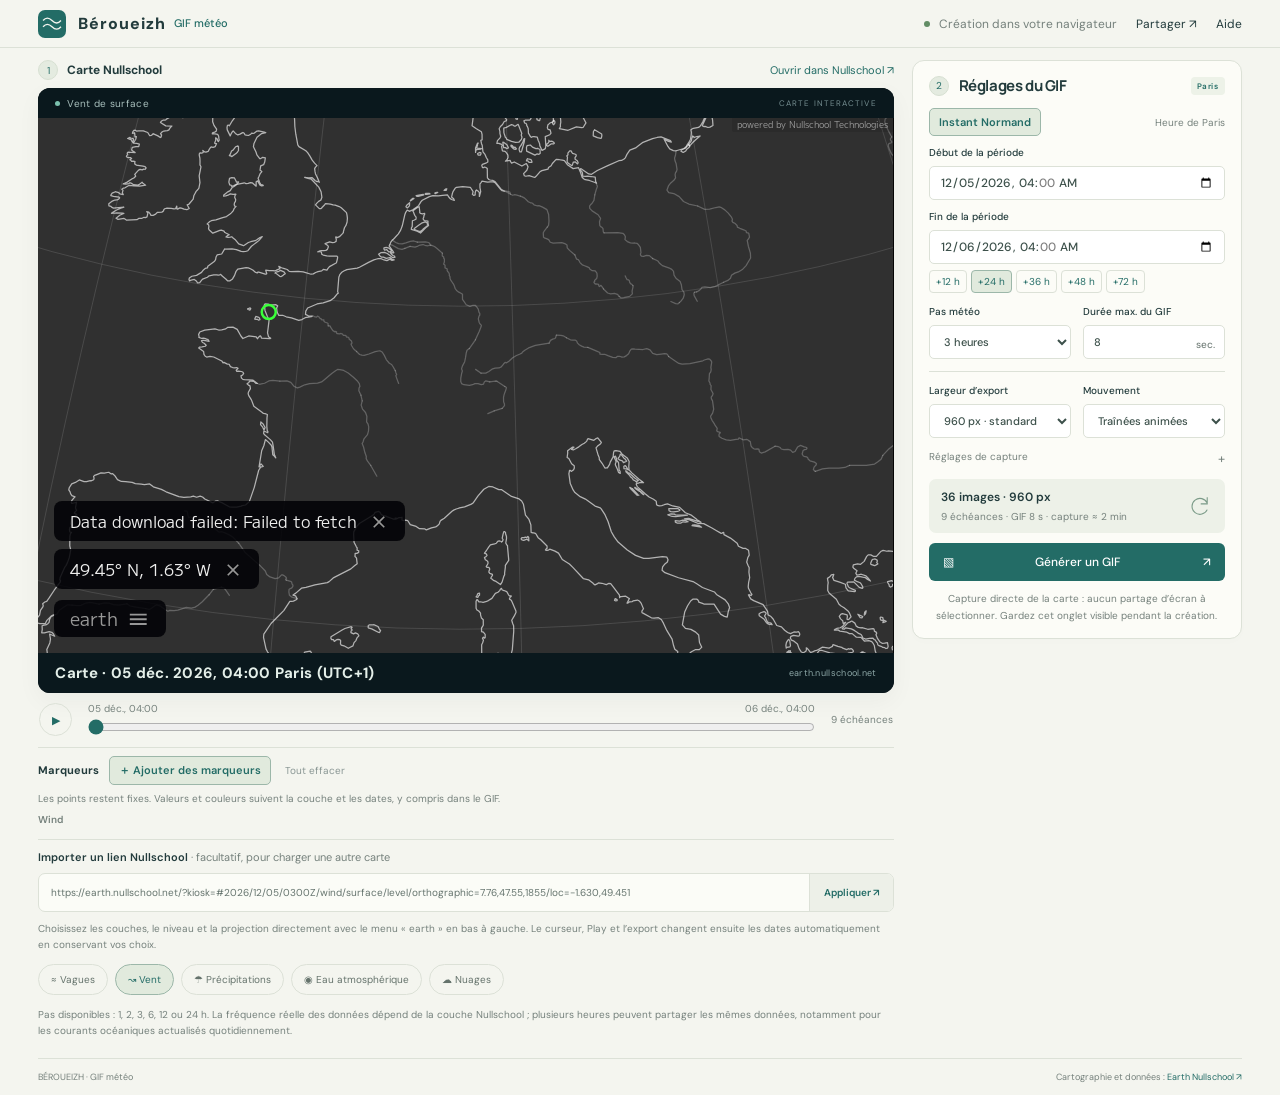
<file: docs/index.html>
<!doctype html>
<html lang="fr">
<head>
  <meta charset="utf-8"><meta name="viewport" content="width=device-width, initial-scale=1">
  <meta name="description" content="Créez un GIF des phénomènes météo avec Nullschool : une carte, une période, une boucle.">
  <meta name="theme-color" content="#153e42"><title>Béroueizh — GIF météo</title>
  <link rel="icon" href="data:image/svg+xml,%3Csvg xmlns='http://www.w3.org/2000/svg' viewBox='0 0 48 48'%3E%3Crect width='48' height='48' rx='12' fill='%231d6766'/%3E%3Cpath d='M8 19q8-8 16 0t16 0M8 28q8-8 16 0t16 0' fill='none' stroke='white' stroke-width='3'/%3E%3C/svg%3E">
  <link rel="stylesheet" href="style.css?v=ef0c00002c00"><script src="vendor/gif.js?v=ef0c00002c00" defer></script><script type="module" src="app.js?v=ef0c00002c00"></script>
</head>
<body>
<header class="topbar"><h1 class="site-title"><a class="brand" href="./" aria-label="Béroueizh, accueil"><span class="brand-icon"><svg viewBox="0 0 32 32" aria-hidden="true"><path d="M3 11q6-7 13 0t13 0M3 20q6-7 13 0t13 0"/></svg></span>Béroueizh<span class="brand-gif">GIF météo</span></a></h1><div class="toplinks"><span class="local-dot"></span><span>Création dans votre navigateur</span><button type="button" class="text-button" id="shareBtn">Partager ↗</button><button type="button" class="text-button" id="helpBtn">Aide</button></div></header>
<main>
  <div class="workspace">
    <section class="map-column" aria-label="Carte et aperçu">
      <div class="source-bar"><div><span class="step-dot">1</span><strong>Carte Nullschool</strong></div><a id="sourceLink" target="_blank" rel="noopener noreferrer" href="https://earth.nullschool.net/">Ouvrir dans Nullschool ↗</a></div>
      <div class="map-shell" id="mapShell">
        <div class="map-top"><span><i></i><span id="layerName">Vent de surface</span></span><span class="map-tag" id="mapTag">CARTE INTERACTIVE</span></div>
        <div class="capture-area" id="captureArea"><iframe id="earthFrame" title="Carte interactive Earth Nullschool" src="about:blank" referrerpolicy="no-referrer" allow="fullscreen"></iframe><div class="capture-shield" aria-hidden="true"></div></div>
        <div class="map-bottom"><span id="mapTime">Heure de Paris</span><span>earth.nullschool.net</span></div>
      </div>
      <div class="timeline" id="timeline"><button class="icon-button" type="button" id="playBtn" title="Parcourir les échéances" aria-label="Parcourir les échéances">▶</button><div class="timeline-track"><div class="timeline-label"><span id="timelineStart"></span><span id="timelineEnd"></span></div><input id="scrubber" type="range" min="0" max="8" value="8" aria-label="Échéance de la carte"></div><span class="timeline-count" id="timelineCount">9 échéances</span></div>
      <section class="marker-panel" aria-label="Marqueurs météo"><div class="marker-toolbar"><strong>Marqueurs</strong><button id="addMarker" type="button" class="time-button" aria-pressed="false">＋ Ajouter des marqueurs</button><button id="clearMarkers" type="button" class="text-button" disabled>Tout effacer</button></div><p id="markerHint">Les points restent fixes. Valeurs et couleurs suivent la couche et les dates, y compris dans le GIF.</p><p id="markerLayer" class="marker-layer">Paramètre coloré de la carte</p><div id="markerList" aria-label="Valeurs des marqueurs"></div></section>
      <div class="source-input"><label for="sourceUrl">Importer un lien Nullschool <span>· facultatif, pour charger une autre carte</span></label><div class="input-action"><input type="url" id="sourceUrl" spellcheck="false" aria-describedby="sourceHelp"><button type="button" id="applySource">Appliquer ↗</button></div><p id="sourceHelp">Choisissez les couches, le niveau et la projection directement avec le menu « earth » en bas à gauche. Le curseur, Play et l’export changent ensuite les dates automatiquement en conservant vos choix.</p></div>
      <div class="preset-row" aria-label="Choisir un phénomène"><button class="preset" data-preset="waves" type="button">≈ Vagues</button><button class="preset active" data-preset="wind" type="button">↝ Vent</button><button class="preset" data-preset="rain" type="button">☂ Précipitations</button><button class="preset" data-preset="water" type="button">◉ Eau atmosphérique</button><button class="preset" data-preset="clouds" type="button">☁ Nuages</button></div>
      <p class="map-note">Pas disponibles : 1, 2, 3, 6, 12 ou 24 h. La fréquence réelle des données dépend de la couche Nullschool ; plusieurs heures peuvent partager les mêmes données, notamment pour les courants océaniques actualisés quotidiennement.</p>
    </section>
    <aside class="settings" aria-label="Réglages du GIF">
      <form id="settingsForm">
        <div class="panel-heading"><span class="step-dot">2</span><h2>Réglages du GIF</h2><span class="utc-badge" title="Europe/Paris · heure d’été et d’hiver automatiques">Paris</span></div>
        <div class="time-actions"><button type="button" id="nowBtn" class="time-button" title="Revenir à l’heure courante, arrondie à l’heure entière">Instant Normand</button><span>Heure de Paris</span></div>
        <div class="dates"><label for="startDate">Début de la période<input id="startDate" type="datetime-local" step="3600" required></label><div><label for="endDate">Fin de la période<input id="endDate" type="datetime-local" step="3600" required></label><div class="end-shortcuts" aria-label="Durée depuis le début"><button type="button" data-end-hours="12" title="Finir 12 heures après le début">+12 h</button><button type="button" data-end-hours="24" title="Finir 24 heures après le début">+24 h</button><button type="button" data-end-hours="36" title="Finir 36 heures après le début">+36 h</button><button type="button" data-end-hours="48" title="Finir 48 heures après le début">+48 h</button><button type="button" data-end-hours="72" title="Finir 72 heures après le début">+72 h</button></div></div></div>
        <div class="two-fields"><label for="timeStep">Pas météo<select id="timeStep"><option value="1">1 heure</option><option value="2">2 heures</option><option value="3" selected>3 heures</option><option value="6">6 heures</option><option value="12">12 heures</option><option value="24">24 heures</option></select></label><label for="maxDuration">Durée max. du GIF<div class="unit-input"><input id="maxDuration" type="number" min="1" max="30" step="0.1" value="8" required><span>sec.</span></div></label></div>
        <div class="divider"></div>
        <div class="two-fields"><label for="resolution">Largeur d’export<select id="resolution"><option value="640">640 px · léger</option><option value="960" selected>960 px · standard</option><option value="1280">1 280 px · détaillé</option></select></label><label for="samples">Mouvement<select id="samples"><option value="4">Traînées animées</option><option value="1">1 image / échéance</option></select></label></div>
        <details id="advanced"><summary>Réglages de capture <span>+</span></summary><div class="advanced-body"><label for="loadWait">Attente après chargement<div class="unit-input"><input id="loadWait" type="number" min="1" max="60" value="10"><span>sec.</span></div></label><p>Le chargement de chaque date est vérifié automatiquement. Cette attente supplémentaire, de 1 à 60 secondes, laisse se développer les traînées avant la capture.</p></div></details>
        <div class="estimate" id="estimate"><div><strong id="estimateFrames">36 images</strong><span id="estimateDetails">9 échéances · boucle de 8 s</span></div><svg viewBox="0 0 36 36" aria-hidden="true"><path d="M28 14a11 11 0 1 0 0 9M28 6v9h-9"/></svg></div>
        <p class="form-message" id="formMessage" role="alert" hidden></p>
        <button type="submit" id="generateBtn" class="primary-button"><span>▧</span> Générer un GIF <span>↗</span></button>
        <p class="capture-hint">Capture directe de la carte : aucun partage d’écran à sélectionner. Gardez cet onglet visible pendant la création.</p>
      </form>
    </aside>
  </div>
  <section class="result" id="result" hidden aria-labelledby="resultTitle"><div class="result-info"><p class="eyebrow">VOTRE ANIMATION</p><h2 id="resultTitle">GIF prêt</h2><p id="resultMeta"></p><p class="result-warning">Les dates et le chargement des données sont contrôlés avant chaque capture. La génération s’arrête si une échéance ne peut pas être chargée.</p><a id="downloadGif" class="primary-button" download="meteo.gif">↓ Télécharger le GIF</a></div><img id="resultImage" alt="Aperçu du GIF météo généré"></section>
  <section class="howto" id="howto" hidden><div><span class="step-number">01</span><h3>Choisissez dans la carte</h3><p>Ouvrez « earth » en bas à gauche : couches, niveaux, projections et dates se règlent directement dans la frame.</p></div><div><span class="step-number">02</span><h3>Réglez le temps</h3><p>Les dates définissent la période météo. La durée maximale définit la vitesse de lecture du GIF. Toutes les heures sont celles de Paris, avec changement d’heure automatique. Les raccourcis calculent la fin depuis le début.</p></div><div><span class="step-number">03</span><h3>Capturez la boucle</h3><p>Cliquez sur « Générer un GIF » : les dates défilent automatiquement en conservant vos paramètres et votre cadrage.</p></div></section>
  <footer><span>BÉROUEIZH · GIF météo</span><span>Cartographie et données : <a href="https://earth.nullschool.net/about.html" target="_blank" rel="noopener noreferrer">Earth Nullschool ↗</a></span></footer>
</main>
<div class="record-dock" id="recordDock" hidden><span class="record-light"></span><div><strong id="recordTitle">Préparation…</strong><span id="recordDetail">Gardez cet onglet visible</span></div><progress id="progressBar" max="100" value="0" aria-label="Progression de la création"></progress><button type="button" id="cancelBtn">Annuler</button></div>
<dialog id="shareDialog" aria-labelledby="shareTitle"><div class="dialog-head"><h2 id="shareTitle">Partager la configuration</h2><button type="button" id="closeShare" class="icon-button" aria-label="Fermer le partage">✕</button></div><p>Ce lien restitue la carte, le cadrage, les dates, les marqueurs et les réglages du GIF.</p><label for="shareUrl">Lien à transmettre</label><input id="shareUrl" type="url" readonly><div class="dialog-actions"><span id="shareStatus" role="status"></span><button type="button" id="copyShare" class="primary-button">Copier le lien</button></div></dialog>
<div class="toast" id="toast" role="status" hidden></div>
</body></html>
</file>
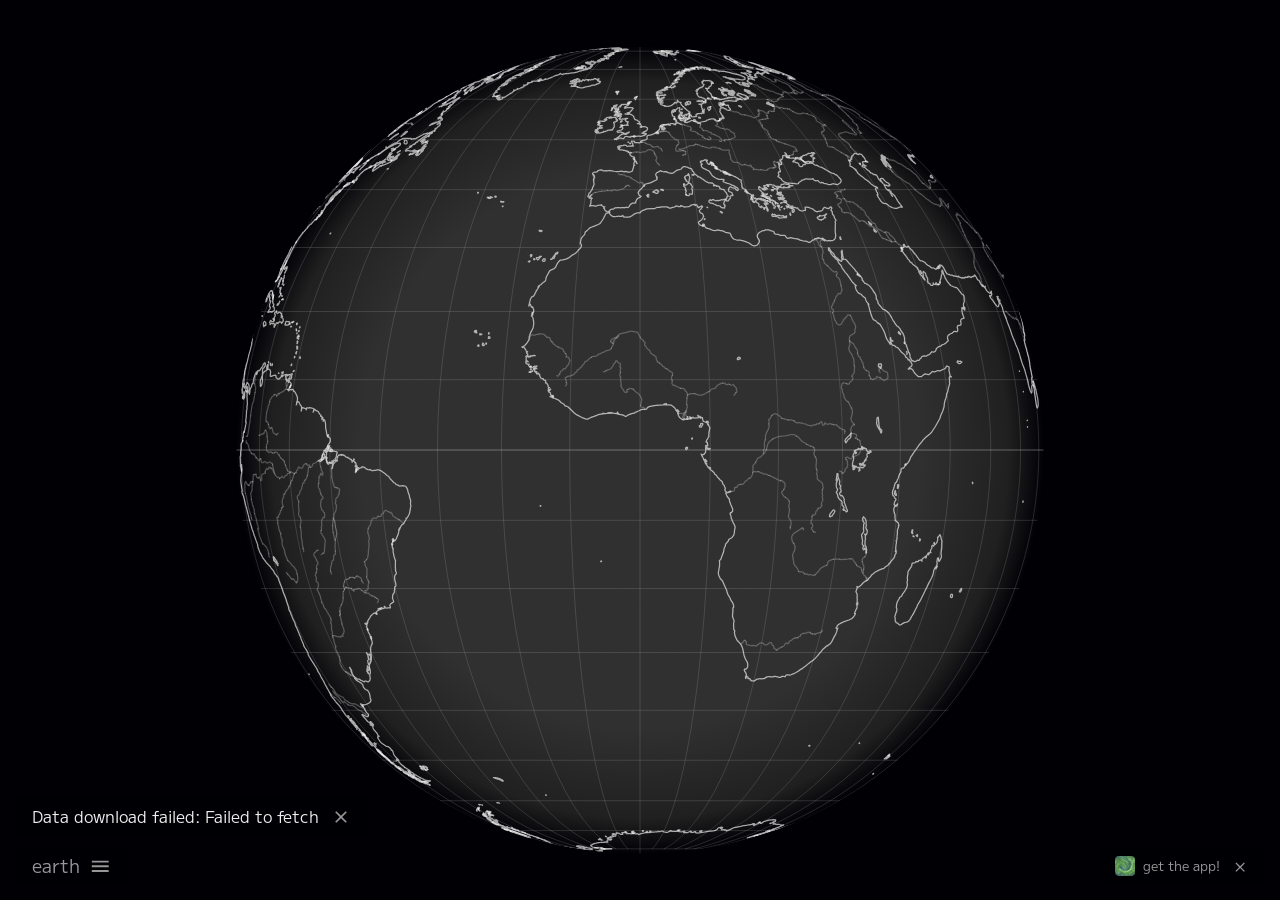
<file: docs/earth/index.html>
<!doctype html>
<!-- Copyright (c) 2026 Nullschool Technologies. For a free version of this project, see https://github.com/cambecc/earth -->
<html lang="en" dir="ltr"
      data-context="web"
      data-version="202609140444"
      data-base="."
      prefix="og: http://ogp.me/ns# fb: http://ogp.me/ns/fb#"
>
<head>
    <meta charset="utf-8"/>
    <title>earth :: a global map of wind, weather, and ocean conditions</title>
    <script type="application/ld+json">{
      "@context": "http://schema.org",
      "@type": "Map",
      "name": "earth",
      "description": "See current wind, weather, ocean, and pollution conditions, as forecast by supercomputers, on an interactive animated map. Updated every three hours.",
      "author": {
        "@type": "Person",
        "name": "Cameron Beccario"
      },
      "url": "https://earth.nullschool.net/",
      "sameAs": [
        "https://www.facebook.com/EarthWindMap"
      ],
      "image": "https://earth.nullschool.net/sample.jpg"
    }</script>
    <meta name="description"        content="See current wind, weather, ocean, and pollution conditions, as forecast by supercomputers, on an interactive animated map. Updated every three hours."/>
    <meta property="og:type"        content="website"/>
    <meta property="og:title"       content="earth :: a global map of wind, weather, and ocean conditions"/>
    <meta property="og:description" content="See current wind, weather, ocean, and pollution conditions, as forecast by supercomputers, on an interactive animated map. Updated every three hours."/>
    <meta property="og:url"         content="https://earth.nullschool.net/"/>
    <meta property="og:image"       content="https://earth.nullschool.net/sample.jpg"/>
    <meta property="fb:admins"      content="510217216"/>

    <meta name="viewport" content="width=device-width"/>
    <meta name="format-detection" content="telephone=no"/>
    <meta name="apple-mobile-web-app-capable" content="yes">

    <link rel="icon" href="./favicon.ico"/>
    <link rel="apple-touch-icon" href="./apple-touch-icon-180x180.png"/>
    <link rel="apple-touch-icon" href="./apple-touch-icon-192x192.png" sizes="192x192"/>

    <!-- $LANG$ -->
    <link rel="canonical" href="https://earth.nullschool.net/"/>
    <link rel="alternate" href="https://earth.nullschool.net/" hreflang="en"/>
    <link rel="alternate" href="https://earth.nullschool.net/cs/" hreflang="cs"/>
    <link rel="alternate" href="https://earth.nullschool.net/es/" hreflang="es"/>
    <link rel="alternate" href="https://earth.nullschool.net/fr/" hreflang="fr"/>
    <link rel="alternate" href="https://earth.nullschool.net/hi/" hreflang="hi"/>
    <link rel="alternate" href="https://earth.nullschool.net/jp/" hreflang="ja"/>
    <link rel="alternate" href="https://earth.nullschool.net/ko/" hreflang="ko"/>
    <link rel="alternate" href="https://earth.nullschool.net/pt/" hreflang="pt"/>
    <link rel="alternate" href="https://earth.nullschool.net/ru/" hreflang="ru"/>
    <link rel="alternate" href="https://earth.nullschool.net/zh-cn/" hreflang="zh-Hans"/>
    <link rel="alternate" href="https://earth.nullschool.net/zh-Hant/" hreflang="zh-Hant"/>
    <link rel="alternate" href="https://earth.nullschool.net/" hreflang="x-default"/>

    <script src="./loading.js?v=ef0c00002c00"></script>
    <script id="bundle" defer type="module" src="./src/main~PFYJS5Q4.js?v=ef0c00002c00" data-tiler="./src/tiler~S6BUNQ5O.js?v=ef0c00002c00"></script>
    
    <script async src="https://www.googletagmanager.com/gtag/js?id=G-6SYP36R2F0"></script>
    <script>
        window.dataLayer = window.dataLayer || [];
        function gtag(){dataLayer.push(arguments);}
    </script>
    <script>void function(){"use strict";try{

        const options = {
            'allow_ad_personalization_signals': false,
            'allow_google_signals': false,
            
        };
        
        
        gtag('js', new Date());
        gtag('config', 'G-6SYP36R2F0', options);

    }catch(e){console.error(e)}}();</script>
    <script>void function(){"use strict";try{

        const params = new URLSearchParams(window.location.search);
        const context = ["float"].filter(e => params.get(e) === "");
        if (window.self !== window.top) {
            context.push("iframe");
        }
        if (context.length > 0) {
            document.documentElement.dataset.context += " " + context.join(" ");
        }

    }catch(e){console.error(e)}}();</script>

<!--
    <meta name="apple-itunes-app">
    <script>void function(){"use strict";try{

        if (location.hostname.startsWith("earth.")) {
            const key = "tests.smart_app_banner.rand";
            const rand = localStorage.getItem(key) || String(Math.random());
            localStorage.setItem(key, rand);
            if (Number(rand) < 0.20) {
                window.$activeTests = ["smart_app_banner"];
                document.querySelector("meta[name=apple-itunes-app]").content = [
                    "app-id=6748462114",
                    "affiliate-data=pt=127760932&ct=e.n.n-smart_app_banner",
                    // "app-argument=https://earth.nullschool.net/#" + encodeURIComponent(location.hash.slice(1)),
                ].join(",");
            }
        }

    }catch(e){console.error(e)}}();</script>
-->

    <style>
        

:root {

    --info-area-top:    env(safe-area-inset-top,    0px);
    --info-area-right:  env(safe-area-inset-right,  0px);
    --info-area-bottom: env(safe-area-inset-bottom, 0px);
    --info-area-left:   env(safe-area-inset-left,   0px);
    --info-area:        var(--info-area-top) var(--info-area-right) var(--info-area-bottom) var(--info-area-left);

    --ctrl-area-top:    max(var(--info-area-top),    16px);
    --ctrl-area-right:  max(var(--info-area-right),  16px);
    --ctrl-area-bottom: max(var(--info-area-bottom), 16px);
    --ctrl-area-left:   max(var(--info-area-left),   16px);
    --ctrl-area:        var(--ctrl-area-top) var(--ctrl-area-right) var(--ctrl-area-bottom) var(--ctrl-area-left);

    --safe-top:    1rem;
    --safe-right:  1rem;
    --safe-bottom: 4rem;
    --safe-left:   1rem;

    --webui-area-top:    var(--safe-top);
    --webui-area-right:  var(--safe-right);
    --webui-area-bottom: var(--safe-bottom);
    --webui-area-left:   var(--safe-left);
    --webui-area:        var(--webui-area-top) var(--webui-area-right) var(--webui-area-bottom) var(--webui-area-left);
}

:root {
    --font-size: medium;
    --font-weight: 400;
}

[hidden] {
    display: none !important;
}

.cloaked {
    visibility: hidden !important;
}

.invisible:not(:focus) {
    clip: rect(0 0 0 0);
    border: 0;
    width: 1px;
    height: 1px;
    margin: -1px;
    overflow: hidden;
    padding: 0;
    position: absolute;
    white-space: nowrap;
}

[inert], [inert] * {
    cursor: default !important;
    pointer-events: none !important;
    user-select: none !important;
    -webkit-user-select: none !important;
}

.no-select {
    user-select: none;
    -webkit-user-select: none;
}

@font-face {
    font-family: MPLUS1-base;
    src: url("./fonts/MPLUS1-Regular-base~e56fa902.woff2");
    font-weight: 400;
    unicode-range: U+0,U+9-A,U+D,U+20-7E,U+A0-A1,U+AB,U+B0-B1,U+B4-B5,U+BA-BB,U+BD,U+C0-C1,U+C9,U+CD,U+D8,U+DA,U+E0-E4,U+E7-EA,U+ED-EE,U+F1,U+F3-F5,U+F8-FA,U+FD,U+10C-10D,U+10F,U+11B,U+11F,U+131,U+142,U+144,U+148,U+153,U+159,U+160-161,U+165,U+16F,U+17D-17E,U+192,U+2DD,U+2013-2014,U+2018-2019,U+201C-201D;
}

@font-face {
    font-family: MPLUS1-base;
    src: url("./fonts/MPLUS1-SemiBold-base~bcdc726c.woff2");
    font-weight: 600;
    unicode-range: U+0,U+9-A,U+D,U+20-7E,U+A0-A1,U+AB,U+B0-B1,U+B4-B5,U+BA-BB,U+BD,U+C0-C1,U+C9,U+CD,U+D8,U+DA,U+E0-E4,U+E7-EA,U+ED-EE,U+F1,U+F3-F5,U+F8-FA,U+FD,U+10C-10D,U+10F,U+11B,U+11F,U+131,U+142,U+144,U+148,U+153,U+159,U+160-161,U+165,U+16F,U+17D-17E,U+192,U+2DD,U+2013-2014,U+2018-2019,U+201C-201D;
}

@font-face {
    font-family: NotoSans-base;
    src: url("./fonts/NotoSans-Regular-base~d68198ad.woff2");
    font-weight: 400;
    unicode-range: U+0,U+9-A,U+D,U+20,U+A0,U+B2-B3,U+B9,U+394,U+39F,U+3B3-3B5,U+3B8,U+3BB,U+3C0-3C1,U+3C4,U+3C6,U+410-418,U+41A,U+41C-428,U+42D,U+42F-44F,U+451,U+901-903,U+905-90A,U+90F-911,U+913-918,U+91A-928,U+92A-930,U+932,U+935-939,U+93C,U+93E-943,U+947-949,U+94B-94D,U+964,U+2011,U+2032-2033,U+2070,U+2074-2079,U+207B;
}

@font-face {
    font-family: NotoSans-base;
    src: url("./fonts/NotoSans-SemiBold-base~d85f0872.woff2");
    font-weight: 600;
    unicode-range: U+0,U+9-A,U+D,U+20,U+A0,U+B2-B3,U+B9,U+394,U+39F,U+3B3-3B5,U+3B8,U+3BB,U+3C0-3C1,U+3C4,U+3C6,U+410-418,U+41A,U+41C-428,U+42D,U+42F-44F,U+451,U+901-903,U+905-90A,U+90F-911,U+913-918,U+91A-928,U+92A-930,U+932,U+935-939,U+93C,U+93E-943,U+947-949,U+94B-94D,U+964,U+2011,U+2032-2033,U+2070,U+2074-2079,U+207B;
}

[lang] {
    font-family: MPLUS1-base,NotoSans-base,system-ui,sans-serif;
}

:root {
    font-size: var(--font-size);

    --font-size-xxxl: max(9px, 3rem);
    --font-size-xxl:  max(9px, 2rem);
    --font-size-xl:   max(9px, 1.5rem);
    --font-size-l:    max(9px, 1.125rem);
    --font-size-m:    max(9px, 1rem);
    --font-size-s:    max(9px, 0.8125rem);
    --font-size-xs:   max(9px, 0.625rem);
    --font-size-xxs:  max(9px, 0.5625rem);
    font-weight: var(--font-weight);
    line-height: 1.5;
    text-size-adjust: none;
    -webkit-text-size-adjust: none;
    -webkit-font-smoothing: subpixel-antialiased;
}

sub {
    vertical-align: baseline;
    position: relative;
    bottom: -0.3em;
}

sup {
    vertical-align: baseline;
    position: relative;
    bottom: 0.45em;
}

.md {
    width: 1.25em;
    height: 1.25em;
    vertical-align: sub;
}

.fa {
    width: 1em;
    height: 1em;
    vertical-align: -5%;
}

.fa-location-arrow, .fa-play {
    width: 0.81em;
}

.fa-wider {
    width: 1.2em;
}

[dir="ltr"] .flip-x-when-ltr {
    transform: scaleX(-1);
}

[dir="rtl"] .flip-x-when-rtl {
    transform: scaleX(-1);
}

.blur {
    filter: blur(1px);
}

.a11y-tests-grayscale {
    filter: grayscale(100%) !important;
}

body {
    margin: 0;
    color: #eeeeee;
    background: #000005;
}

table {
    border-collapse: collapse;
}

th {
    font-weight: unset;
}

td, th {
    padding: 0;
    margin: 1px;
}

ul {
    list-style: none;
    padding: 0;
    margin: 0;
}

a {
    color: #979797;
    text-decoration: none;
}

button {
    font: inherit;
    border: none;
    border-radius: 0.25rem/0.25rem;
    min-width: 2rem;
    padding: 0 0.5rem;
    margin: 0;
    background-color: transparent;
    cursor: pointer;

    color: #979797;

    touch-action: manipulation;
}

[aria-checked="true"],
[aria-pressed="true"],
[aria-selected="true"],
.selected {
    color: #e7ca7a;
    background: #474747;
}

button:focus,
button:hover,
a:focus,
a:hover {
    color: #ffffff;
}

button[aria-disabled="true"] {
    color: #444444;
    background: inherit;
}

.gap0p25 {
    margin: 0 0.125rem;
}

.gap0p5 {
    margin: 0 0.25rem;
}

.gap-neg0p5 {
    margin: 0 -0.25rem;
}

:root[data-context~=float] > body {
    background: transparent;
}

html, body {
    overscroll-behavior: none;
}

[role="tooltip"] {
    font-size: var(--font-size-s);
    color: #eeeeee;
    text-align: center;
    box-sizing: border-box;
    display: none;
    padding: 0.5rem 1rem;
    background-color: rgb(5 10 30 / 0.85);
    position: fixed;
    bottom: 0;
    min-width: 10rem;
    max-width: calc(100vw - 7rem);
}

[dir="ltr"] [role="tooltip"] {
    right: 0;
    border-top-left-radius: 0.5rem;
}

[dir="rtl"] [role="tooltip"] {
    left: 0;
    border-top-right-radius: 0.5rem;
}

[role="tooltip"].show {
    display: block;
}

[role="tooltip"].dark-text {
    color: #444444;
}

.card {
    padding: 0.5rem 1rem;
    background-color: rgb(0 0 5 / 0.85);
    border-radius: 0.5rem/0.5rem;
}

#menu > .card {
    background-color: rgb(5 10 30 / 0.85);
}

.stack {
    position: absolute;
    left: 0;
    bottom: 0;
    margin: var(--webui-area);
    display: flex;
    flex-direction: column;
    align-items: flex-start;
    pointer-events: none;
}

.stack > * {
    margin-top: 0.5rem;
    pointer-events: auto;
}

.panel {
    display: flex;
    flex-direction: column;
    align-items: stretch;
}

.panel > :not(:first-child) {
    margin-top: 0.2rem;
}

.sep {
    display: inline;
    margin: 0.1rem 0.5rem;
    border-left: 2px solid #bbb;
    border-top: 1px solid #bbb;
}

.row {
    display: flex;
    flex-direction: row;
    align-items: center;
}

.row > .sep {
    align-self: stretch;
}

.last.row {
    justify-content: space-between;
}

.action.row > *, .action.bunch > * {
    flex-grow: 1;
}

.row-label {
    word-break: keep-all;
}

.bunch {
    display: flex;
    flex-direction: row;
    flex-wrap: wrap;
    align-items: baseline;
    row-gap: 0.125rem;
    column-gap: 0.125rem;
}

.bunch.multi-select {
    column-gap: 0.25rem;
}

.bunch > a {
    display: inline-block;
    min-width: 1rem;
    padding: 0 0.5rem;
    text-align: center;
}

#nav-arrows {
    margin-left: 0.5rem;
    margin-right: 0.5rem;
    flex-wrap: nowrap;
}

[data-name=date-field] {
    flex-shrink: 40;
}

#change-tz {
    display: flex;
}

.colorbar {
    display: flex;
    flex-direction: row;
    align-items: center;
    width: 90%;
    height: 0.9rem;
    flex-basis: 100%;
    position: relative;
}

.colorbar canvas {
    width: 100%;
    height: 100%;
    min-width: 1rem;
    min-height: 0.9rem;
}

#colorbar-cursor {
    position: absolute;
    height: 0.9rem;
    padding: 1px 2px;
}

#pressure-label {
    margin: 0 0.5rem;
}

.field {
    word-break: break-word;
}

.infobar-container {
    position: absolute;
    top: var(--info-area-top);
    left: var(--info-area-left);
    right: var(--info-area-right);
    pointer-events: none;
    display: flex;
    justify-content: center;
}

.infobar {
    background-color: rgb(0 0 5 / 0.85);
    padding: 0.375rem 0.75rem;
    --top-radius: clamp(0px, var(--info-area-top) * 1000, 0.5rem);
    border-radius: var(--top-radius) var(--top-radius) 0.5rem 0.5rem;
    pointer-events: auto;
    font-size: var(--font-size-xs);

    display: flex;
    flex-wrap: wrap;
    column-gap: 0.75rem;
    justify-content: center;
}

.infobar.touch-left {
    border-top-left-radius: 0;
    border-bottom-left-radius: 0;
}

.infobar.touch-right {
    border-top-right-radius: 0;
    border-bottom-right-radius: 0;
}

.infobar > .field {
    display: flex;
    column-gap: 0.75rem;
    flex-wrap: wrap;
    justify-content: center;
}

.infobar > .field:empty {
    display: none;
}

.cta-bar {
    font-size: var(--font-size-s);
    position: absolute;
    bottom: 0;
    right: 0;
    white-space: nowrap;
}

.cta-content {
    display: flex;
    flex-direction: column;
    align-items: flex-end;
}

.earth-bar {
    position: absolute;
    bottom: 0;
    left: 0;
    white-space: nowrap;
}

.earth, .cta {
    margin: 0 1rem 1rem 1rem;
}

.earth {
    font-size: var(--font-size-l);
}

.earth > h1 {
    font-size: inherit;
    font-weight: inherit;
    margin: 0;
}

.earth button, .earth [role="progressbar"] {
    padding: 0.325rem 1rem;
}

[role="progressbar"] > svg {
    width: 1em;
    height: 1em;
    vertical-align: -4%;
}

:root {
    --webui-area-w: calc(100vw  - var(--webui-area-left) - var(--webui-area-right));
    --webui-area-w: calc(100svw - var(--webui-area-left) - var(--webui-area-right));

    --webui-area-h: calc(100vh  - var(--webui-area-top) - var(--webui-area-bottom));
    --webui-area-h: calc(100svh - var(--webui-area-top) - var(--webui-area-bottom));

    --webui-area-half-w: calc(50vw  - var(--webui-area-left));
    --webui-area-half-w: calc(50svw - var(--webui-area-left));

    --webui-area-half-h: calc(50vh  - var(--webui-area-bottom));
    --webui-area-half-h: calc(50svh - var(--webui-area-bottom));
}

@media (min-aspect-ratio: 4/3) {
    :root {
        --acceptable-menu-w: var(--webui-area-half-w);
        --acceptable-menu-h: var(--webui-area-h);
    }
}

@media (max-aspect-ratio: 4/3) {
    :root {
        --acceptable-menu-w: var(--webui-area-w);
        --acceptable-menu-h: var(--webui-area-half-h);
    }
}

:root {

    --min-usable-w: 20rem;
    --max-usable-w: 33rem;
    --min-usable-h: 10rem;
    --max-menu-w: min(clamp(var(--min-usable-w), var(--acceptable-menu-w), var(--max-usable-w)), var(--webui-area-w));
    --max-menu-h: min(max(var(--min-usable-h), var(--acceptable-menu-h)), var(--webui-area-h));
}

#menu-sizer {
    position: absolute;
    left: 0;
    bottom: 0;
    pointer-events: none;
    margin: var(--webui-area);
    width: var(--max-menu-w);
    height: var(--max-menu-h);
}

#menu {
    border-top: 1px solid transparent;
    border-bottom: 1px solid transparent;
    overflow-y: auto;
    max-width: var(--max-menu-w);
    max-height: var(--max-menu-h);
}

#menu > .card {
    border: 1px solid white;
}

#menu[data-scrollable~="up"] {
    border-top: 1px dashed white;
}

#menu[data-scrollable~="down"] {
    border-bottom: 1px dashed white;
}

.attribution {
    position: absolute;
    background: rgb(0 0 0 / 0.1);
    color: rgb(255 255 255 / 0.5);
    padding: 0 0.3rem;
    top: 0;
    right: 0;
    font-size: var(--font-size-xxs);
    border-radius: 0 0 0 2px;
}

:root:not([data-context~=iframe]) .attribution {
    display: none;
}

[dir="rtl"] .stack, [dir="rtl"] .earth-bar {
    left: unset;
    right: 0;
}

[dir="rtl"] .cta-bar, [dir="rtl"] .attribution {
    left: 0;
    right: unset;
}

.spinner {
    display: inline-block;
    box-sizing: border-box;
    width: 1rem;
    height: 1rem;
    position: relative;
    bottom: -0.15rem;
    border: 2px solid;
    border-color: currentColor #444444;
    border-radius: 50%;
    animation: spin 1.25s linear infinite;
}

@keyframes spin {
    0%   { transform: rotate(0deg);   }
    100% { transform: rotate(360deg); }
}

[aria-modal="true"] {
    position: absolute;
    width: 100%;
    height: 100%;
    display: flex;
    background-color: rgb(50 50 50 / 0.7);
    z-index: 100;
}

.modal-container {
    flex: 1;
    display: flex;
    align-items: center;
    justify-content: center;
    padding: var(--webui-area);
    padding-top: calc(var(--webui-area-top) + 1rem);
}

.modal-scroller {
    max-height: 100%;
    max-width: min(100%, 35rem);
    overflow-y: auto;
    overscroll-behavior: contain;
}

.modal-scroller > .card {
    border: 1px solid white;
}

.modal-title {
    display: flex;
    flex-direction: row;
    align-items: center;
    justify-content: space-between;
    margin-bottom: 0.5rem;
}

.modal-section {
    display: flex;
    flex-direction: column;
    margin-bottom: 0.5rem;
}

.modal-section > :first-child {
    margin-bottom: 0.5rem;
}

.column-list-2 {
    column-count: 2;
}

a[lang] {
    border-radius: 0.25rem/0.25rem;
    min-width: 1rem;
    padding: 0 0.5rem;
}

.weeks {
    display: flex;
    flex-direction: column;
    flex-wrap: nowrap;
    align-items: baseline;
}

.week {
    display: flex;
    flex-direction: row;
    flex-wrap: nowrap;
    align-items: baseline;
}

.week > * {
    width: 2.25rem;
    text-align: center;
}

#main-display {
    position: absolute;
    inset: 0;
    display: flex;
    cursor: default;
    touch-action: none;
}

[data-type=geo-canvas] {
    flex: 1;
    position: relative;
}

[data-type=geo-canvas] > * {
    position: absolute;
    top: 0;
    left: 0;
    width: 100%;
    height: 100%;
    overflow: hidden;
    will-change: transform;
}

:root:not([data-narrow-menu]) .horiz-hidden {
    display: none !important;
}
:root[data-narrow-menu] .vert-hidden {
    display: none !important;
}
:root[data-narrow-menu] .row:not(.vert-unchanged) {
    flex-direction: column;
}
:root[data-narrow-menu] .sep:not(.vert-unchanged) {
    order: -1;
}

[data-name=status-card] > .field {
    max-height: 70vh;
    overflow-y: auto;
}

.notice-content {
    background: #002d38;
    overflow-y: auto;
    padding: 1rem;
    border-radius: 0.35rem;
}

.notice-content > .modal-section {
    background: #002d38;
    margin-bottom: 0;
}

.modal-section > p {
    margin-block-start: 0.5rem;
    margin-block-end: 0.5rem;
}

#notice-modal label {
    cursor: pointer;
}

.scrolldown-indicator {
    display: none;
    visibility: hidden;
    position: sticky;
    bottom: 0;
    text-align: right;
    width: 100%;
}

.notice-content[data-scrollable~="down"] > .scrolldown-indicator {
    display: block;
    visibility: initial;
}

.scrolldown-indicator > span {
    position: absolute;
    top: -0.75rem;
    right: -0.5rem;
}

input[type="checkbox"] {
    appearance: none;
    -webkit-appearance: none;
    -moz-appearance: none;
    width: 1.25rem;
    height: 1.25rem;
    border: 1px solid white;
    border-radius: 4px;
    display: inline-block;
    position: relative;
    background: transparent;
    bottom: -0.55em;
    margin-right: 0.5rem;
}

input[type="checkbox"]:checked::before {
    content: 'X';
    font-size: 1rem;
    color: white;
    position: absolute;
    top: 50%;
    left: 50%;
    transform: translate(-50%, -50%);
}

.app-cta {
    display: flex;
    column-gap: 0.5rem;
    align-items: center;
}

.app-icon {
    width: 1.25rem;
    height: auto;
    border-radius: 20%;
}

    </style>
</head>
<body>
<main>

<div class="earth-bar" style="z-index: 20">
    <div class="earth vert-unchanged row">
        <h1>
            <button class="card no-touch-tt" data-name="earth" aria-controls="menu" aria-labelledby="earth earth-tt">
                <span id="earth">earth</span>
                <span class="ham gap0p25"></span>
                <span class="ham" aria-hidden="true">
                    <svg class="md">
                        <use href="#md-menu"/>
                    </svg>
                </span>
                <span id="earth-tt" role="tooltip">
                    Show/Hide Menu
                </span>
            </button>
        </h1>
        <span class="gap0p5"></span>
        <div class="card" role="progressbar" aria-valuemin="0" aria-valuemax="1"></div>
    </div>
</div>

<div class="infobar-container" style="z-index: 20">
    <div class="infobar">
        <div class="field" data-name="date-field"></div>
        <div class="field" data-name="description"></div>
    </div>
</div>

<div id="main-display" class="core-ui no-select" style="z-index: 0">
    <div data-type="geo-canvas">
        <canvas data-name="animation"    data-type="flow"   class="fill-screen" aria-hidden="true"></canvas>
        <canvas data-name="fastoverlay"  data-type="raster"                     aria-hidden="true"></canvas>
        <canvas data-name="overlay"      data-type="raster" class="fill-screen" aria-hidden="true"></canvas>
    </div>
</div>

<div id="menu-sizer"></div>

<div class="stack" style="z-index: 20">

    <div data-name="status-card" class="vert-unchanged row card" hidden>
        <div class="field"></div>
        <span class="gap0p25"></span>
        <span data-name="spinnerBox">
            <span class="gap0p25"></span>
            <span class="spinner"></span>
        </span>
        <button data-name="hide-status" aria-labelledby="hide-status-tt">
            <svg class="md">
                <use href="#md-close"/>
            </svg>
            <span id="hide-status-tt" role="tooltip">Clear Message</span>
        </button>
        <span class="gap-neg0p5"></span>
    </div>

    <div id="spotlight-panel" class="panel card" hidden>
        <div class="vert-unchanged row">
            <div data-name="spotlight-coords"></div>
            <span class="gap0p25"></span>
            <button data-name="hide-spotlight" data-controls="spotlight-panel" aria-labelledby="hide-spotlight-tt">
                <svg class="md">
                    <use href="#md-close"/>
                </svg>
                <span id="hide-spotlight-tt" role="tooltip">Close Spotlight</span>
            </button>
            <span class="gap-neg0p5"></span>
        </div>
        <div data-name="spotlight-a" class="vert-unchanged row" hidden>
            <div data-name="product-label" class="row-label"></div>
            <div class="sep vert-unchanged"></div>
            <div aria-label=""></div>
            <span class="gap0p25"></span>
            <button aria-labelledby="spotlight-a-units-tt">
                <span></span>
                <span id="spotlight-a-units-tt" role="tooltip">Change Units</span>
            </button>
        </div>
        <div data-name="spotlight-b" class="vert-unchanged row" hidden>
            <div data-name="product-label" class="row-label"></div>
            <div class="sep vert-unchanged"></div>
            <div aria-label=""></div>
            <span class="gap0p25"></span>
            <button aria-labelledby="spotlight-b-units-tt">
                <span></span>
                <span id="spotlight-b-units-tt" role="tooltip">Change Units</span>
            </button>
        </div>
        <div data-name="spotlight-c" class="vert-unchanged row" hidden>
            <div data-name="product-label" class="row-label"></div>
            <div class="sep vert-unchanged"></div>
            <div aria-label=""></div>
            <span class="gap0p25"></span>
            <button aria-labelledby="spotlight-c-units-tt">
                <span></span>
                <span id="spotlight-c-units-tt" role="tooltip">Change Units</span>
            </button>
        </div>
    </div>

    <div data-name="notice-card" class="vert-unchanged row card" hidden>
        <div class="field"></div>
        <span class="gap0p25"></span>
        <button data-name="hide-notice" aria-labelledby="hide-notice-tt">
            <svg class="md">
                <use href="#md-close"/>
            </svg>
            <span id="hide-notice-tt" role="tooltip">Clear Message</span>
        </button>
        <span class="gap-neg0p5"></span>
    </div>

    <div id="failure_note" class="vert-unchanged row card" hidden>
        <span>Not loading correctly? Try <a id="failure_link" href="https://classic.nullschool.net/">classic.nullschool.net</a></span>
    </div>

    <div id="menu" hidden>
        <div class="panel card">

            <div data-name="date" class="row">
                <div class="row-label">Date</div>
                <div class="vert-hidden sep"></div>
                <div data-name="date-field"></div>
                <span class="gap0p25"></span>
                <button id="change-tz" aria-labelledby="change-tz-tt">
                    <span>
                        <svg class="md">
                            <use href="#md-swap_horiz"/>
                        </svg>
                    </span>
                    <span class="gap0p5"></span>
                    <span data-tz="device" hidden>Local</span>
                    <span data-tz="Etc/UTC">UTC</span>
                    <span id="change-tz-tt" role="tooltip">Change Timezone</span>
                </button>
            </div>

            <div class="row">
                <div class="row-label">Data</div>
                <div class="sep"></div>
                <div class="bunch">
                    <div data-name="description" class="field"></div>
                </div>
            </div>

            <div class="row">
                <div class="row-label">Source</div>
                <div class="sep"></div>
                <div class="bunch">
                    <div data-name="source" class="field"></div>
                </div>
            </div>

            <div class="row">
                <div class="row-label">Scale</div>
                <div class="sep"></div>
                <div class="colorbar">
                    <canvas class="flip-x-when-rtl" width="1" height="1" aria-labelledby="colorbar-tt"></canvas>
                    <!-- UNDONE: marker probably needs an aria role. screen reader doesn't know what to do with it -->
                    <span id="colorbar-cursor" tabindex="0" aria-labelledby="colorbar-tt"></span>
                    <span id="colorbar-tt" role="tooltip"></span>
                </div>
            </div>

            <div class="row">
                <div id="control-label" class="row-label">Control</div>
                <div class="sep"></div>
                <div class="bunch" role="toolbar" aria-labelledby="control-label">
                    <div class="bunch">

                        <button data-name="nav-now" aria-labelledby="now-tt">
                            <span>Now</span>
                            <span id="now-tt" role="tooltip">
                                Current Conditions
                            </span>
                        </button>

                        <button data-name="show-date-chooser" aria-labelledby="choose-date-tt">
                            <svg class="fa">
                                <use href="#fa-calendar"/>
                            </svg>
                            <span id="choose-date-tt" role="tooltip">
                                Choose Date
                            </span>
                        </button>

                        <div id="nav-arrows" class="bunch">

                            <button data-name="nav-prev2" aria-labelledby="nav-prev2-tt">
                                <svg class="fa flip-x-when-rtl">
                                    <use href="#fa-angle-double-left"/>
                                </svg>
                                <span id="nav-prev2-tt" role="tooltip"></span>
                            </button>

                            <button data-name="nav-prev1" aria-labelledby="nav-prev1-tt">
                                <svg class="fa flip-x-when-rtl">
                                    <use href="#fa-angle-left"/>
                                </svg>
                                <span id="nav-prev1-tt" role="tooltip"></span>
                            </button>

                            <button data-name="nav-next1" aria-labelledby="nav-next1-tt">
                                <svg class="fa flip-x-when-ltr">
                                    <use href="#fa-angle-left"/>
                                </svg>
                                <span id="nav-next1-tt" role="tooltip"></span>
                            </button>

                            <button data-name="nav-next2" aria-labelledby="nav-next2-tt">
                                <svg class="fa flip-x-when-ltr">
                                    <use href="#fa-angle-double-left"/>
                                </svg>
                                <span id="nav-next2-tt" role="tooltip"></span>
                            </button>

                        </div>
                    </div>
                    <div class="bunch multi-select">

                        <button data-name="toggle-grid" aria-labelledby="toggle-grid-tt">
                            <span>Grid</span>
                            <span id="toggle-grid-tt" role="tooltip">
                                Toggle Grid
                            </span>
                        </button>

                        <button data-name="toggle-animation" aria-labelledby="toggle-animation-tt">
                            <svg class="fa fa-play">
                                <use href="#fa-play"/>
                            </svg>
                            <span id="toggle-animation-tt" role="tooltip">
                                Start/Stop Animation
                            </span>
                        </button>

                        <button data-name="toggle-hd" aria-labelledby="toggle-hd-tt">
                            <span>HD</span>
                            <span id="toggle-hd-tt" role="tooltip">
                                High Definition Mode
                            </span>
                        </button>

                        <button data-name="show-current-position" aria-labelledby="show-current-position-tt">
                            <svg class="fa fa-location-arrow">
                                <use href="#fa-location-arrow"/>
                            </svg>
                            <span id="show-current-position-tt" role="tooltip">
                                Current Position
                            </span>
                        </button>

                    </div>
                </div>
            </div>

            <div class="row">
                <div id="mode-label" class="row-label">
                    Mode
                </div>
                <div class="sep"></div>
                <div data-name="mode" class="bunch" role="tablist" aria-labelledby="mode-label">

                    <button id="air-tab" data-name="air" role="tab" aria-labelledby="air-tab-tt"
                            aria-controls="air-tab-height air-tab-overlay">
                        <span>Air</span>
                        <span id="air-tab-tt" role="tooltip">
                            Air Mode
                        </span>
                    </button>

                    <button id="ocean-tab" data-name="ocean" role="tab" aria-labelledby="ocean-tab-tt"
                            aria-controls="ocean-tab-overlay">
                        <span>Ocean</span>
                        <span id="ocean-tab-tt" role="tooltip">
                            Ocean Mode
                        </span>
                    </button>

                    <button id="chem-tab" data-name="chem" role="tab" aria-labelledby="chem-tab-tt"
                            aria-controls="chem-tab-overlay">
                        <span>Chem</span>
                        <span id="chem-tab-tt" role="tooltip">
                            Atmospheric Chemistry Mode
                        </span>
                    </button>

                    <button id="particulates-tab" data-name="particulates" role="tab" aria-labelledby="particulates-tab-tt"
                            aria-controls="particulates-tab-overlay">
                        <span>Particulates</span>
                        <span id="particulates-tab-tt" role="tooltip">
                            Particulates Mode
                        </span>
                    </button>

                    <button id="space-tab" data-name="space" role="tab" aria-labelledby="space-tab-tt"
                            aria-controls="space-tab-overlay">
                        <span>Space</span>
                        <span id="space-tab-tt" role="tooltip">
                            Space Weather Mode
                        </span>
                    </button>

                    <button id="bio-tab" data-name="bio" role="tab" aria-labelledby="bio-tab-tt"
                            aria-controls="bio-tab-overlay bio-tab-annotation">
                        <span>Bio</span>
                        <span id="bio-tab-tt" role="tooltip">
                            Biology Mode
                        </span>
                    </button>

                </div>
            </div>

            <div class="row">
                <div id="animate-label" class="row-label">
                    Animate
                </div>
                <div class="sep"></div>
                <div data-name="animation_type" class="bunch" role="radiogroup" aria-labelledby="animate-label">

                    <button data-name="wind" role="radio" aria-labelledby="animate-wind-tt">
                        <span>Wind</span>
                        <span id="animate-wind-tt" role="tooltip">Wind Animation</span>
                    </button>

                    <button data-name="currents" role="radio" aria-labelledby="animate-currents-tt">
                        <span>Currents</span>
                        <span id="animate-currents-tt" role="tooltip">Ocean Surface Currents Animation</span>
                    </button>

                    <button data-name="primary_waves" role="radio" aria-labelledby="animate-waves-tt">
                        <span>Waves</span>
                        <span id="animate-waves-tt" role="tooltip">Peak Wave Period Animation</span>
                    </button>

                </div>
            </div>

            <div id="air-tab-height" class="row" role="tabpanel" aria-labelledby="air-tab">
                <div id="air-height-label" class="row-label">
                    Height
                </div>
                <div class="sep"></div>
                <div data-name="z_level" class="bunch" role="radiogroup" aria-labelledby="air-height-label">

                    <button data-name="surface" role="radio" aria-labelledby="surface-tt">
                        <span>Sfc</span>
                        <span id="surface-tt" role="tooltip">
                            Surface
                        </span>
                    </button>

                    <button data-name="1000hPa" role="radio" aria-labelledby="pres-1000-tt">
                        <span>1000</span>
                        <span id="pres-1000-tt" role="tooltip">1000 hectopascals</span>
                    </button>

                    <button data-name="850hPa" role="radio" aria-labelledby="pres-850-tt">
                        <span>850</span>
                        <span id="pres-850-tt" role="tooltip">850 hectopascals</span>
                    </button>

                    <button data-name="700hPa" role="radio" aria-labelledby="pres-700-tt">
                        <span>700</span>
                        <span id="pres-700-tt" role="tooltip">700 hectopascals</span>
                    </button>

                    <button data-name="500hPa" role="radio" aria-labelledby="pres-500-tt">
                        <span>500</span>
                        <span id="pres-500-tt" role="tooltip">500 hectopascals</span>
                    </button>

                    <button data-name="250hPa" role="radio" aria-labelledby="pres-250-tt">
                        <span>250</span>
                        <span id="pres-250-tt" role="tooltip">250 hectopascals</span>
                    </button>

                    <button data-name="70hPa" role="radio" aria-labelledby="pres-70-tt">
                        <span>70</span>
                        <span id="pres-70-tt" role="tooltip">70 hectopascals</span>
                    </button>

                    <button data-name="10hPa" role="radio" aria-labelledby="pres-10-tt">
                        <span>10</span>
                        <span id="pres-10-tt" role="tooltip">10 hectopascals</span>
                    </button>

                </div>
                <div id="pressure-label">hPa</div>
            </div>

            <div id="air-tab-overlay" class="row" role="tabpanel" aria-labelledby="air-tab">
                <div id="air-overlay-label" class="row-label">
                    Overlay
                </div>
                <div class="sep"></div>
                <div data-name="overlay_type" class="bunch" role="radiogroup" aria-labelledby="air-overlay-label">

                    <button data-name="wind" role="radio" aria-labelledby="wind-tt">
                        <span>Wind</span>
                        <span id="wind-tt" role="tooltip">
                            Wind Speed
                        </span>
                    </button>

                    <button data-name="temp" role="radio" aria-labelledby="temp-tt">
                        <span>Temp</span>
                        <span id="temp-tt" role="tooltip">
                            Temperature
                        </span>
                    </button>

                    <button data-name="relative_humidity" role="radio" aria-labelledby="rh-tt">
                        <span>
                            RH
                        </span>
                        <span id="rh-tt" role="tooltip">
                            Relative Humidity
                        </span>
                    </button>

                    <button data-name="dew_point_temp" role="radio" aria-labelledby="dpt-tt">
                        <span>
                            Dew
                        </span>
                        <span id="dpt-tt" role="tooltip">
                            Dew Point Temperature
                        </span>
                    </button>

                    <button data-name="wet_bulb_temp" role="radio" aria-labelledby="wbt-tt">
                        <span>
                            WBT
                        </span>
                        <span id="wbt-tt" role="tooltip">
                            Wet Bulb Temperature
                        </span>
                    </button>

                    <button data-name="precip_3hr" role="radio" aria-labelledby="precip_3hr-tt">
                        <span>
                            3HPA
                        </span>
                        <span id="precip_3hr-tt" role="tooltip">
                            3-hour Precipitation Accumulation
                        </span>
                    </button>

                    <button data-name="cape" role="radio" aria-labelledby="cape-tt">
                        <span>
                            CAPE
                        </span>
                        <span id="cape-tt" role="tooltip">
                            Convective Available Potential Energy from Surface
                        </span>
                    </button>

                    <button data-name="total_precipitable_water" role="radio" aria-labelledby="tpw-tt">
                        <span>
                            TPW
                        </span>
                        <span id="tpw-tt" role="tooltip">
                            Total Precipitable Water
                        </span>
                    </button>

                    <button data-name="total_cloud_water" role="radio" aria-labelledby="tcw-tt">
                        <span>
                            TCW
                        </span>
                        <span id="tcw-tt" role="tooltip">
                            Total Cloud Water
                        </span>
                    </button>

                    <button data-name="mean_sea_level_pressure" role="radio" aria-labelledby="mslp-tt">
                        <span>
                            MSLP
                        </span>
                        <span id="mslp-tt" role="tooltip">
                            Mean Sea Level Pressure
                        </span>
                    </button>

<!--
                    <button data-name="apparent_temp" role="radio" aria-labelledby="at-tt">
                        <span>
                            AT
                        </span>
                        <span id="at-tt" role="tooltip">
                            Apparent Temperature
                        </span>
                    </button>
-->

                    <button data-name="misery_index" role="radio" aria-labelledby="mi-tt">
                        <span>
                            MI
                        </span>
                        <span id="mi-tt" role="tooltip">
                            Misery Index
                        </span>
                    </button>

                    <button data-name="uv_index" role="radio" aria-labelledby="uvi-tt">
                        <span>
                            UVI
                        </span>
                        <span id="uvi-tt" role="tooltip">
                            Ultraviolet Index and Erythemal Dose Rate
                        </span>
                    </button>

                    <button data-name="wind_power_density" role="radio" aria-labelledby="wpd-tt">
                        <span>
                            WPD
                        </span>
                        <span id="wpd-tt" role="tooltip">
                            Instantaneous Wind Power Density
                        </span>
                    </button>

                    <button data-name="none" role="radio" aria-labelledby="none-tt">
                        <span>
                            None
                        </span>
                        <span id="none-tt" role="tooltip">No Overlay</span>
                    </button>

                </div>
            </div>

            <div id="ocean-tab-overlay" class="row" role="tabpanel" aria-labelledby="ocean-tab" hidden>
                <div id="ocean-overlay-label" class="row-label">
                    Overlay
                </div>
                <div class="sep"></div>
                <div data-name="overlay_type" class="bunch" role="radiogroup" aria-labelledby="ocean-overlay-label">

                    <button data-name="currents" role="radio" aria-labelledby="currents-tt">
                        <span>Currents</span>
                        <span id="currents-tt" role="tooltip">
                            Ocean Currents
                        </span>
                    </button>

                    <button data-name="primary_waves" role="radio" aria-labelledby="waves-tt">
                        <span>Waves</span>
                        <span id="waves-tt" role="tooltip">
                            Peak Wave Period
                        </span>
                    </button>

                    <button data-name="significant_wave_height" role="radio" aria-labelledby="htsgw-tt">
                        <span>HTSGW</span>
                        <span id="htsgw-tt" role="tooltip">
                            Significant Wave Height
                        </span>
                    </button>

                    <button data-name="sea_surface_temp" role="radio" aria-labelledby="sst-tt">
                        <span>SST</span>
                        <span id="sst-tt" role="tooltip">
                            Sea Surface Temperature
                        </span>
                    </button>

                    <button data-name="sea_surface_temp_anomaly" role="radio" aria-labelledby="ssta-tt">
                        <span>SSTA</span>
                        <span id="ssta-tt" role="tooltip">
                            Sea Surface Temperature Anomaly
                        </span>
                    </button>

                    <button data-name="bleaching_alert_area" role="radio" aria-labelledby="baa-tt">
                        <span>BAA</span>
                        <span id="baa-tt" role="tooltip">
                            Bleaching Alert Area
                        </span>
                    </button>

                    <button data-name="none" role="radio" aria-labelledby="none-tt2">
                        <span>
                            None
                        </span>
                        <span id="none-tt2" role="tooltip">No Overlay</span>
                    </button>

                </div>
            </div>

            <div id="chem-tab-overlay" class="row" role="tabpanel" aria-labelledby="chem-tab" hidden>
                <div id="chem-overlay-label" class="row-label">
                    Overlay
                </div>
                <div class="sep"></div>
                <div data-name="overlay_type" class="bunch" role="radiogroup" aria-labelledby="chem-overlay-label">

                    <button data-name="cosc" role="radio" aria-labelledby="cosc-tt">
                        <span>
                            COsc
                        </span>
                        <span id="cosc-tt" role="tooltip">
                            Carbon Monoxide Surface Concentration
                        </span>
                    </button>

                    <button data-name="co2sc" role="radio" aria-labelledby="co2sc-tt">
                        <span>
                            CO<sub>2</sub>sc
                        </span>
                        <span id="co2sc-tt" role="tooltip">
                            Carbon Dioxide Surface Concentration
                        </span>
                    </button>

                    <button data-name="so2smass" role="radio" aria-labelledby="so2sm-tt">
                        <span>
                            SO<sub>2</sub>sm
                        </span>
                        <span id="so2sm-tt" role="tooltip">
                            Sulfur Dioxide Surface Mass
                        </span>
                    </button>

                    <button data-name="no2" role="radio" aria-labelledby="no2-tt">
                        <span>
                            NO<sub>2</sub>
                        </span>
                        <span id="no2-tt" role="tooltip">
                            Nitrogen Dioxide
                        </span>
                    </button>

                </div>
            </div>

            <div id="particulates-tab-overlay" class="row" role="tabpanel" aria-labelledby="particulates-tab" hidden>
                <div id="particulates-overlay-label" class="row-label">
                    Overlay
                </div>
                <div class="sep"></div>
                <div data-name="overlay_type" class="bunch" role="radiogroup" aria-labelledby="particulates-overlay-label">

                    <button data-name="duexttau" role="radio" aria-labelledby="duexttau-tt">
                        <span>DUex</span>
                        <span id="duexttau-tt" role="tooltip">
                            Dust Extinction (Aerosol Optical Thickness, 550 nm)
                        </span>
                    </button>

                    <button data-name="pm1" role="radio" aria-labelledby="pm1-tt">
                        <span>
                            PM<sub>1</sub>
                        </span>
                        <span id="pm1-tt" role="tooltip">Particulate Matter &lt; 1 µm</span>
                    </button>

                    <button data-name="pm2.5" role="radio" aria-labelledby="pm25-tt">
                        <span>
                            PM<sub>2.5</sub>
                        </span>
                        <span id="pm25-tt" role="tooltip">Particulate Matter &lt; 2.5 µm</span>
                    </button>

                    <button data-name="pm10" role="radio" aria-labelledby="pm10-tt">
                        <span>
                            PM<sub>10</sub>
                        </span>
                        <span id="pm10-tt" role="tooltip">Particulate Matter &lt; 10 µm</span>
                    </button>

                    <button data-name="organic_matter_aot" role="radio" aria-labelledby="organic_matter_aot-tt">
                        <span>
                            OMaot
                        </span>
                        <span id="organic_matter_aot-tt" role="tooltip">
                            Organic Matter Aerosol Optical Thickness (550 nm)
                        </span>
                    </button>

                    <button data-name="suexttau" role="radio" aria-labelledby="suexttau-tt">
                        <span>
                            SO<sub>4</sub>ex
                        </span>
                        <span id="suexttau-tt" role="tooltip">
                            Sulfate Extinction (Aerosol Optical Thickness, 550 nm)
                        </span>
                    </button>

                </div>
            </div>

            <div id="space-tab-overlay" class="row" role="tabpanel" aria-labelledby="space-tab" hidden>
                <div id="space-overlay-label" class="row-label">
                    Overlay
                </div>
                <div class="sep"></div>
                <div data-name="overlay_type" class="bunch" role="radiogroup" aria-labelledby="space-overlay-label">

                    <button data-name="aurora" role="radio" aria-labelledby="aurora-tt">
                        <span>Aurora</span>
                        <span id="aurora-tt" role="tooltip">
                            Probability of Visible Aurora
                        </span>
                    </button>

                </div>
            </div>

            <div id="bio-tab-overlay" class="row" role="tabpanel" aria-labelledby="bio-tab" hidden>
                <div id="bio-overlay-label" class="row-label">
                    Overlay
                </div>
                <div class="sep"></div>
                <div data-name="overlay_type" class="bunch" role="radiogroup" aria-labelledby="bio-overlay-label">

                    <button data-name="bleaching_alert_area" role="radio" aria-labelledby="baa-tt2">
                        <span>BAA</span>
                        <span id="baa-tt2" role="tooltip">
                            Bleaching Alert Area
                        </span>
                    </button>

                    <button data-name="none" role="radio" aria-labelledby="none-tt4">
                        <span>
                            None
                        </span>
                        <span id="none-tt4" role="tooltip">No Annotations</span>
                    </button>

                </div>
            </div>

            <div id="bio-tab-annotation" class="row" role="tabpanel" aria-labelledby="bio-tab" hidden>
                <div id="bio-annotation-label" class="row-label">
                    Annotation
                </div>
                <div class="sep"></div>
                <div data-name="annotation_type" class="bunch" role="radiogroup" aria-labelledby="bio-annotation-label">

                    <button data-name="fires" role="radio" aria-labelledby="fires-tt">
                        <span>Fires</span>
                        <span id="fires-tt" role="tooltip">
                            Active Fires
                        </span>
                    </button>

                    <button data-name="none" role="radio" aria-labelledby="none-tt3">
                        <span>
                            None
                        </span>
                        <span id="none-tt3" role="tooltip">No Annotations</span>
                    </button>

                </div>
            </div>

            <div class="row">
                <div id="projection-label" class="row-label">
                    Projection
                </div>
                <div class="sep"></div>
                <div data-name="projection_type" class="bunch" role="radiogroup" aria-labelledby="projection-label">

                    <button data-name="atlantis" role="radio" aria-labelledby="atlantis-tt">
                        <span>A</span>
                        <span id="atlantis-tt" role="tooltip">
                            Atlantis
                        </span>
                    </button>

                    <button data-name="conic_equidistant" role="radio" aria-labelledby="conic-equidistant-tt">
                        <span>CE</span>
                        <span id="conic-equidistant-tt" role="tooltip">
                            Conic Equidistant
                        </span>
                    </button>

                    <button data-name="equirectangular" role="radio" aria-labelledby="equirectangular-tt">
                        <span>E</span>
                        <span id="equirectangular-tt" role="tooltip">
                            Equirectangular
                        </span>
                    </button>

                    <button data-name="equal_earth" role="radio" aria-labelledby="equal_earth-tt">
                        <span>EQ</span>
                        <span id="equal_earth-tt" role="tooltip">
                            Equal Earth
                        </span>
                    </button>

                    <button data-name="orthographic" role="radio" aria-labelledby="orthographic-tt">
                        <span>O</span>
                        <span id="orthographic-tt" role="tooltip">
                            Orthographic
                        </span>
                    </button>

                    <button data-name="patterson" role="radio" aria-labelledby="patterson-tt">
                        <span>P</span>
                        <span id="patterson-tt" role="tooltip">
                            Patterson
                        </span>
                    </button>

                    <button data-name="stereographic" role="radio" aria-labelledby="stereographic-tt">
                        <span>S</span>
                        <span id="stereographic-tt" role="tooltip">
                            Stereographic
                        </span>
                    </button>

                    <button data-name="waterman" role="radio" aria-labelledby="waterman-tt">
                        <span>WB</span>
                        <span id="waterman-tt" role="tooltip">
                            Waterman Butterfly
                        </span>
                    </button>

                    <button data-name="winkel3" role="radio" aria-labelledby="winkel3-tt">
                        <span>W3</span>
                        <span id="winkel3-tt" role="tooltip">
                            Winkel Tripel
                        </span>
                    </button>

                </div>
            </div>

            <div class="last row">
                <div id="links-label" class="row-label" hidden>Links</div>
                <div class="horiz-hidden sep"></div>
                <div class="bunch">
                    <a class="kiosk" href="about" aria-labelledby="about-tt">
                        <span>about</span>
                        <span id="about-tt" role="tooltip">About this site</span>
                    </a>
                </div>
                <div class="bunch kiosk" role="toolbar" aria-labelledby="links-label">

                    <a class="app-link" data-ct="e.n.n-menu_link" href="https://nullschool.net/app" aria-labelledby="app-tt">
                        <img class="fa" style="border-radius: 20%"
                             src="./green-swirl-128x128.jpeg" width="128" height="128" alt="app icon">
                        <span id="app-tt" role="tooltip">Nullschool App</span>
                    </a>

                    <a href="https://news.nullschool.net/" aria-labelledby="newsletter-tt">
                        <svg class="fa">
                            <use href="#fa-newspaper"/>
                        </svg>
                        <span id="newsletter-tt" role="tooltip">
                            Newsletter
                        </span>
                    </a>

                    <a href="https://www.facebook.com/EarthWindMap" aria-labelledby="facebook-tt">
                        <svg class="fa">
                            <use href="#fa-facebook"/>
                        </svg>
                        <span id="facebook-tt" role="tooltip">Facebook</span>
                    </a>

                    <a href="https://bsky.app/profile/cambecc.nullschool.net" aria-labelledby="bluesky-tt">
                        <svg class="fa">
                            <use href="#fa-bluesky"/>
                        </svg>
                        <span id="bluesky-tt" role="tooltip">Bluesky</span>
                    </a>

                    <a href="https://www.youtube.com/@nullschool-tech" aria-labelledby="youtube-tt">
                        <svg class="fa fa-wider">
                            <use href="#fa-youtube"/>
                        </svg>
                        <span id="youtube-tt" role="tooltip">YouTube</span>
                    </a>

                    <a href="https://www.instagram.com/nullschool/" aria-labelledby="instagram-tt">
                        <svg class="fa">
                            <use href="#fa-instagram"/>
                        </svg>
                        <span id="instagram-tt" role="tooltip">Instagram</span>
                    </a>

                    <a href="https://ko-fi.com/cambecc" aria-labelledby="ko-fi-tt" hidden>
                        <svg class="fa fa-wider">
                            <use href="#ko-fi-mug"/>
                        </svg>
                        <span id="ko-fi-tt" role="tooltip">
                            support this site
                        </span>
                    </a>

                </div>

                <div class="bunch">
                    <a class="kiosk" href="https://forms.gle/vNZkFGTLnqq7HJQB7" target="_blank" aria-labelledby="feedback-tt">
                        <span>feedback</span>
                        <span id="feedback-tt" role="tooltip">Provide feedback about this site</span>
                    </a>
                </div>

                <div class="row">
                    <div class="lang-shortcuts bunch">
                        <!-- $LANG$ -->
                        <a lang="en" href="./" hidden>English</a>
                        <a lang="cs" href="./cs/" hidden>Čeština</a>
                        <a lang="es" href="./es/" hidden>Español</a>
                        <a lang="fr" href="./fr/" hidden>Français</a>
                        <a lang="hi" href="./hi/" hidden>हिन्दी</a>
                        <a lang="ja" href="./jp/" hidden>日本語</a>
                        <a lang="ko" href="./ko/" hidden>한국어</a>
                        <a lang="pt" href="./pt/" hidden>Português</a>
                        <a lang="ru" href="./ru/" hidden>Русский</a>
                        <a lang="zh-Hans" href="./zh-cn/" hidden>简体中文</a>
                        <a lang="zh-Hant" href="./zh-Hant/" hidden>繁體中文</a>
                    </div>

                    <button data-name="show-settings" aria-labelledby="settings-tt">
                        <svg class="fa">
                            <use href="#fa-cog"/>
                        </svg>
                        <span id="settings-tt" role="tooltip">
                            settings
                        </span>
                    </button>
                </div>
            </div>

        </div>
    </div>

</div>

<div class="cta-bar kiosk" style="z-index: 10" data-cta-version="20260227" hidden>
    <div class="cta vert-unchanged row card">
        <div class="cta-content">
<!--
            <a href="https://forms.gle/vNZkFGTLnqq7HJQB7" target="_blank">feedback welcome!</a>
-->
            <a class="app-cta app-link" data-ct="e.n.n-cta_link" href="https://nullschool.net/app" target="_blank">
                <img class="app-icon" src="./green-swirl-128x128.jpeg" width="128" height="128" alt="app icon">
                <span>get the app!</span>
            </a>
<!--
            <a href="https://ko-fi.com/cambecc">
                <svg class="fa fa-wider" style="padding: 0 0.4em 0 0">
                    <use href="#ko-fi-mug"/>
                </svg>
                help support this site
            </a>
-->
        </div>
        <span class="gap0p25"></span>
        <button data-name="hide-cta" aria-labelledby="hide-cta-tt">
            <svg class="md">
                <use href="#md-close"/>
            </svg>
            <span id="hide-cta-tt" role="tooltip" hidden>Dismiss</span>
        </button>
        <span class="gap-neg0p5"></span>
    </div>
</div>

<div id="lang-menu-modal" role="dialog" aria-modal="true" aria-labelledby="settings-title" hidden>
    <div class="modal-container">
    <div class="modal-scroller">

    <div class="panel card">
        <div class="modal-title">
            <div id="settings-title">Settings</div>
            <button class="dialog-closer gap-neg0p5" aria-labelledby="close-settings-menu-tt">
                <svg class="md">
                    <use href="#md-close"/>
                </svg>
                <span id="close-settings-menu-tt" role="tooltip">Close</span>
            </button>
        </div>

        <div id="language-settings" class="modal-section">
            <div id="lang-menu-title">Languages</div>

            <ul class="column-list-2" aria-labelledby="lang-menu-title">
                <!-- $LANG$ -->
                <li><a lang="en" href="./">English</a></li>
                <li><a lang="cs" href="./cs/">Čeština</a></li>
                <li><a lang="es" href="./es/">Español</a></li>
                <li><a lang="fr" href="./fr/">Français</a></li>
                <li><a lang="hi" href="./hi/">हिन्दी</a></li>
                <li><a lang="ja" href="./jp/">日本語</a></li>
                <li><a lang="ko" href="./ko/">한국어</a></li>
                <li><a lang="pt" href="./pt/">Português</a></li>
                <li><a lang="ru" href="./ru/">Русский</a></li>
                <li><a lang="zh-Hans" href="./zh-cn/">简体中文</a></li>
                <li><a lang="zh-Hant" href="./zh-Hant/">繁體中文</a></li>
            </ul>
        </div>

        <div class="modal-section">
            <div id="map-title">Base Map</div>

            <div data-name="map-type" role="radiogroup" class="action bunch"
                 aria-labelledby="map-title">
                <button data-name="classic" role="radio">classic</button>
                <button data-name="detailed" role="radio">detailed</button>
            </div>
        </div>

        <div class="modal-section">
            <div id="infobar-title">Info Bar</div>

            <div data-name="infobar-settings" role="toolbar" class="action bunch multi-select"
                 aria-labelledby="infobar-title">
                <button data-name="toggle-show-infobar-date" aria-labelledby="toggle-show-infobar-date-tt">
                    date
                    <span id="toggle-show-infobar-date-tt" role="tooltip">
                        Show/Hide date information
                    </span>
                </button>
                <button data-name="toggle-show-infobar-desc" aria-labelledby="toggle-show-infobar-desc-tt">
                    description
                    <span id="toggle-show-infobar-desc-tt" role="tooltip">
                        Show/Hide data description
                    </span>
                </button>
            </div>
        </div>

        <div class="modal-section">
            <div id="interpolation-title">Interpolation</div>

            <div data-name="interpolation-type" role="radiogroup" class="action bunch"
                aria-labelledby="interpolation-title">
                <button data-name="bilinear" role="radio">bilinear</button>
                <button data-name="nearest" role="radio">nearest</button>
            </div>
        </div>

        <div class="modal-section">
            <div id="font-size-title">Font Size</div>

            <div data-name="font-size" role="radiogroup" class="action bunch" aria-labelledby="font-size-title">
                <button data-name="x-small" role="radio">tiny</button>
                <button data-name="small" role="radio">small</button>
                <button data-name="medium" role="radio">medium</button>
                <button data-name="large" role="radio">large</button>
                <button data-name="x-large" role="radio">huge</button>
            </div>
        </div>

        <div class="modal-section">
            <div id="font-weight-title">Bold Text</div>

            <div data-name="font-weight" role="radiogroup" class="action bunch"
                 aria-labelledby="font-weight-title">
                <button data-name="400" role="radio">off</button>
                <button data-name="600" role="radio">on</button>
            </div>
        </div>

        <div class="vert-unchanged action row">
            <button class="dialog-closer">
                Close
            </button>
        </div>
    </div>

    </div>
    </div>
</div>

<div id="choose-date-modal" role="dialog" aria-modal="true" aria-labelledby="choose-date-title" hidden>
    <div class="modal-container">
    <div class="modal-scroller">

    <div class="panel card">
        <div class="modal-title">
            <div id="choose-date-title">Date</div>
            <button class="dialog-closer gap-neg0p5" aria-labelledby="close-choose-date-tt">
                <svg class="md">
                    <use href="#md-close"/>
                </svg>
                <span id="close-choose-date-tt" role="tooltip">Close</span>
            </button>
        </div>

        <div class="row">
            <div id="year-label" class="row-label">year</div>
            <div class="vert-hidden sep"></div>
            <div data-name="year" class="bunch" aria-labelledby="year-label">
                <button data-name="2013" class="modal-focus">2013</button>
                <button data-name="2014">2014</button>
                <button data-name="2015">2015</button>
                <button data-name="2016">2016</button>
                <button data-name="2017">2017</button>
                <button data-name="2018">2018</button>
                <button data-name="2019">2019</button>
                <button data-name="2020">2020</button>
                <button data-name="2021">2021</button>
                <button data-name="2022">2022</button>
                <button data-name="2023">2023</button>
                <button data-name="2024">2024</button>
                <button data-name="2025">2025</button>
                <button data-name="2026">2026</button>
            </div>
        </div>

        <div class="row">
            <div id="month-label" class="row-label">month</div>
            <div class="sep"></div>
            <div data-name="month" class="bunch" aria-labelledby="month-label">
                <button data-name= "1">01</button>
                <button data-name= "2">02</button>
                <button data-name= "3">03</button>
                <button data-name= "4">04</button>
                <button data-name= "5">05</button>
                <button data-name= "6">06</button>
                <button data-name= "7">07</button>
                <button data-name= "8">08</button>
                <button data-name= "9">09</button>
                <button data-name="10">10</button>
                <button data-name="11">11</button>
                <button data-name="12">12</button>
            </div>
        </div>

        <div class="row">
            <div id="day-label" class="row-label">day</div>
            <div class="sep"></div>
            <table data-name="day" class="weeks" role="grid" aria-labelledby="day-label">
                <thead>
                <tr class="week header">
                    <th scope="col" aria-labelledby="sun-tt">
                        Su
                    </th>
                    <th scope="col" aria-labelledby="mon-tt">
                        Mo
                    </th>
                    <th scope="col" aria-labelledby="tue-tt">
                        Tu
                    </th>
                    <th scope="col" aria-labelledby="wed-tt">
                        We
                    </th>
                    <th scope="col" aria-labelledby="thu-tt">
                        Th
                    </th>
                    <th scope="col" aria-labelledby="fri-tt">
                        Fr
                    </th>
                    <th scope="col" aria-labelledby="sat-tt">
                        Sa
                    </th>
                </tr>
                </thead>
                <tbody>
                <tr class="week">
                    <td><button data-name="1">01</button></td>
                    <td><button data-name="2">02</button></td>
                    <td><button data-name="3">03</button></td>
                    <td><button data-name="4">04</button></td>
                    <td><button data-name="5">05</button></td>
                    <td><button data-name="6">06</button></td>
                    <td><button data-name="7">07</button></td>
                </tr>
                <tr class="week">
                    <td><button data-name= "8">08</button></td>
                    <td><button data-name= "9">09</button></td>
                    <td><button data-name="10">10</button></td>
                    <td><button data-name="11">11</button></td>
                    <td><button data-name="12">12</button></td>
                    <td><button data-name="13">13</button></td>
                    <td><button data-name="14">14</button></td>
                </tr>
                <tr class="week">
                    <td><button data-name="15">15</button></td>
                    <td><button data-name="16">16</button></td>
                    <td><button data-name="17">17</button></td>
                    <td><button data-name="18">18</button></td>
                    <td><button data-name="19">19</button></td>
                    <td><button data-name="20">20</button></td>
                    <td><button data-name="21">21</button></td>
                </tr>
                <tr class="week">
                    <td><button data-name="22">22</button></td>
                    <td><button data-name="23">23</button></td>
                    <td><button data-name="24">24</button></td>
                    <td><button data-name="25">25</button></td>
                    <td><button data-name="26">26</button></td>
                    <td><button data-name="27">27</button></td>
                    <td><button data-name="28">28</button></td>
                </tr>
                <tr class="week">
                    <td><button data-name="29">29</button></td>
                    <td><button data-name="30">30</button></td>
                    <td><button data-name="31">31</button></td>
                    <td><button data-name="32">32</button></td>
                    <td><button data-name="33">33</button></td>
                    <td><button data-name="34">34</button></td>
                    <td><button data-name="35">35</button></td>
                </tr>
                <tr class="week">
                    <td><button data-name="36">36</button></td>
                    <td><button data-name="37">37</button></td>
                    <td><button data-name="38">38</button></td>
                    <td><button data-name="39">39</button></td>
                    <td><button data-name="40">40</button></td>
                    <td><button data-name="41">41</button></td>
                    <td><button data-name="42">42</button></td>
                </tr>
                </tbody>
            </table>
        </div>

        <div class="vert-unchanged action row">
            <button class="dialog-closer">
                Cancel
            </button>
            <button data-name="apply" class="dialog-closer">
                OK
            </button>
        </div>
    </div>

    </div>
    </div>
</div>

<div id="notice-modal" role="dialog" aria-modal="true" aria-labelledby="notice-title" hidden>
    <div class="modal-container">
    <div class="modal-scroller">

    <div class="notice panel card">
        <div class="modal-title modal-focus">
            <div id="notice-title">Notice</div>
            <button class="dialog-closer gap-neg0p5" aria-labelledby="close-notice-tt">
                <svg class="md">
                    <use href="#md-close"/>
                </svg>
                <span id="close-notice-tt" role="tooltip">Close</span>
            </button>
        </div>

        <div class="notice-content">
            <div class="modal-section">
                <p>
                    Weather and climate data shown on this website and countless others are at risk.
                </p>
                <p>
                    The National Oceanic and Atmospheric Administration
                    (<a href="https://en.wikipedia.org/wiki/National_Oceanic_and_Atmospheric_Administration">NOAA</a>)
                    is the U.S. agency responsible for global weather forecasting, hurricane prediction, ocean
                    observation, and many other services vital to public safety. Its satellites, supercomputers, and
                    research teams provide essential data that help us understand our planet and protect lives.
                </p>
                <p>
                    On February 27, the new U.S. administration initiated mass firings at NOAA. These actions are
                    unethical and deeply disruptive to the talented scientists and engineers who dedicate themselves
                    to the public good. The firings, along with expected budget cuts, have serious implications for
                    the availability and quality of weather forecasts produced by the United States. They must be
                    reversed immediately.
                </p>
                <p>
                    Much of the data on this website is downloaded directly from NOAA's servers. In this environment
                    of uncertainty, access could be disrupted at any time. While I'll strive to keep all features on
                    this website functional and switch to alternative data sources if necessary, some datasets have
                    no substitute if they go offline.
                </p>
                <p>
                    If this concerns you, speak up. Share on social media. And if you're in the U.S.,
                    <a href="https://www.usa.gov/elected-officials">contact your representatives</a>.
                </p>
                <p>
                    - Cameron
                </p>
            </div>
            <div class="scrolldown-indicator"><span>↓</span></div>
        </div>
        <div class="modal-section" style="justify-content: center; flex-direction: row">
            <label>
                <input type="checkbox">
                do not show this message again
            </label>
        </div>

        <div class="vert-unchanged action row">
            <button class="dialog-closer">
                Close
            </button>
        </div>
    </div>

    </div>
    </div>
</div>

<div class="attribution core-ui">powered by <a href="https://nullschool.net" target="_blank">Nullschool Technologies</a></div>

</main>

<div hidden>
    <span id="sun-tt" role="tooltip">Sunday</span>
    <span id="mon-tt" role="tooltip">Monday</span>
    <span id="tue-tt" role="tooltip">Tuesday</span>
    <span id="wed-tt" role="tooltip">Wednesday</span>
    <span id="thu-tt" role="tooltip">Thursday</span>
    <span id="fri-tt" role="tooltip">Friday</span>
    <span id="sat-tt" role="tooltip">Saturday</span>

    <!-- Font Awesome Free by @fontawesome - fontawesome.com - License - fontawesome.com/license/free (Icons: CC BY 4.0) -->
    <!-- Optimized with jakearchibald.github.io/svgomg -->
    <svg>
        <symbol id="fa-angle-double-left" viewBox="0 0 448 512">
            <path fill="currentColor" d="M224 239l136-136c9-9 24-9 34 0l22 23c10 9 10 24 0 33l-96 97 96 96c10 10 10 25 0 34l-22 23c-10 9-25 9-34 0L224 273c-10-9-10-25 0-34zM32 273l136 136c9 9 24 9 34 0l22-23c10-9 10-24 0-34l-96-96 96-96c10-10 10-25 0-34l-22-23c-10-9-25-9-34 0L32 239c-10 9-10 25 0 34z"></path>
        </symbol>
        <symbol id="fa-angle-left" viewBox="0 0 256 512">
            <path fill="currentColor" d="M32 239l136-136c9-9 24-9 34 0l22 23c10 9 10 24 0 33l-96 97 96 96c10 10 10 25 0 34l-22 23c-10 9-25 9-34 0L32 273c-10-9-10-25 0-34z"></path>
        </symbol>
        <symbol id="fa-calendar" viewBox="0 0 448 512">
            <path fill="currentColor" d="M400 64h-48V12c0-7-5-12-12-12h-40c-7 0-12 5-12 12v52H160V12c0-7-5-12-12-12h-40c-7 0-12 5-12 12v52H48C22 64 0 86 0 112v352c0 27 22 48 48 48h352c27 0 48-21 48-48V112c0-26-21-48-48-48zm-6 400H54c-3 0-6-3-6-6V160h352v298c0 3-3 6-6 6z"></path>
        </symbol>
        <symbol id="fa-cog" viewBox="0 0 512 512">
            <path fill="currentColor" d="M487 316l-42-25c4-23 4-47 0-70l42-25c5-3 7-8 6-14-11-35-30-68-55-94-4-4-10-5-15-3l-42 25c-18-15-39-27-61-35V26c0-6-4-11-9-12-37-8-75-8-110 0-5 1-9 6-9 12v49c-22 8-43 20-61 35L89 86c-5-3-11-2-15 2-25 26-44 59-55 94-1 6 1 12 6 14l42 25c-4 23-4 47 0 70l-42 25c-5 3-7 8-6 14 11 35 30 68 55 94 4 4 10 5 15 3l42-25c18 15 39 27 61 35v49c0 6 4 11 10 12 36 8 74 8 109 0 5-1 9-6 9-12v-49c22-8 43-20 61-35l43 25c4 2 11 2 14-3 25-26 44-59 55-94 2-6-1-12-6-14zm-231 20a80 80 0 110-160 80 80 0 010 160z"></path>
        </symbol>
        <symbol id="fa-location-arrow" viewBox="0 0 512 512">
            <path fill="currentColor" d="M445 4L29 195c-48 23-32 93 19 93h176v176c0 51 70 67 93 19L508 67c16-38-25-79-63-63z"></path>
        </symbol>
        <symbol id="fa-play" viewBox="0 0 448 512">
            <path fill="currentColor" d="M424 215L72 7C44-10 0 6 0 48v416c0 38 41 60 72 41l352-208c32-18 32-64 0-82z"></path>
        </symbol>
        <symbol id="md-close" viewBox="0 -960 960 960">
            <path fill="currentColor" d="m256-200-56-56 224-224-224-224 56-56 224 224 224-224 56 56-224 224 224 224-56 56-224-224-224 224Z"/>
        </symbol>
        <symbol id="md-menu" viewBox="0 -960 960 960">
            <path fill="currentColor" d="M120-240v-80h720v80H120Zm0-200v-80h720v80H120Zm0-200v-80h720v80H120Z"/>
        </symbol>
        <symbol id="md-swap_horiz" viewBox="0 -960 960 960">
            <path fill="currentColor" d="M280-160 80-360l200-200 56 57-103 103h287v80H233l103 103-56 57Zm400-240-56-57 103-103H440v-80h287L624-743l56-57 200 200-200 200Z"/>
        </symbol>
    </svg>
    
<svg>
    <symbol id="fa-bluesky" viewBox="0 0 576 512">
        <path fill="currentColor" d="m408 295-10-2 10 2zm-120-68c-26-51-97-145-163-192C62-9 38-2 22 6 3 14 0 42 0 58s9 136 15 156c20 66 89 88 153 81l10-2-10 2c-94 14-177 48-68 170 121 124 165-27 188-104 23 77 49 223 186 104 102-104 28-156-66-170l-10-2 10 2c64 7 133-15 153-81 6-20 15-139 15-156s-3-44-22-52c-15-8-40-15-103 29a642 642 0 0 0-163 192z"></path>
    </symbol>
    <symbol id="fa-facebook" viewBox="0 0 512 512">
        <path fill="currentColor" d="M512 256a256 256 0 1 0-318 249V334h-53v-78h53v-34c0-87 40-127 125-127 16 0 44 3 56 6v71l-30-1c-42 0-58 16-58 57v28h84l-15 78h-69v176a256 256 0 0 0 225-254z"></path>
    </symbol>
    <symbol id="fa-instagram" viewBox="0 0 448 512">
        <path fill="currentColor" d="M224.1 141c-63.6 0-114.9 51.3-114.9 114.9s51.3 114.9 114.9 114.9S339 319.5 339 255.9 287.7 141 224.1 141zm0 189.6c-41.1 0-74.7-33.5-74.7-74.7s33.5-74.7 74.7-74.7 74.7 33.5 74.7 74.7-33.6 74.7-74.7 74.7zm146.4-194.3c0 14.9-12 26.8-26.8 26.8a26.8 26.8 0 1126.8-26.8zm76.1 27.2c-1.7-35.9-9.9-67.7-36.2-93.9-26.2-26.2-58-34.4-93.9-36.2-37-2.1-147.9-2.1-184.9 0-35.8 1.7-67.6 9.9-93.9 36.1s-34.4 58-36.2 93.9c-2.1 37-2.1 147.9 0 184.9 1.7 35.9 9.9 67.7 36.2 93.9s58 34.4 93.9 36.2c37 2.1 147.9 2.1 184.9 0 35.9-1.7 67.7-9.9 93.9-36.2 26.2-26.2 34.4-58 36.2-93.9 2.1-37 2.1-147.8 0-184.8zM398.8 388a75.63 75.63 0 01-42.6 42.6c-29.5 11.7-99.5 9-132.1 9s-102.7 2.6-132.1-9A75.63 75.63 0 0149.4 388c-11.7-29.5-9-99.5-9-132.1s-2.6-102.7 9-132.1A75.63 75.63 0 0192 81.2c29.5-11.7 99.5-9 132.1-9s102.7-2.6 132.1 9a75.63 75.63 0 0142.6 42.6c11.7 29.5 9 99.5 9 132.1s2.7 102.7-9 132.1z"></path>
    </symbol>
    <symbol id="fa-newspaper" viewBox="0 0 512 512">
        <path fill="currentColor" d="M168 80c-13 0-24 11-24 24v304c0 8-1 17-4 24h300c13 0 24-11 24-24V104c0-13-11-24-24-24H168zM72 480c-40 0-72-32-72-72V112a24 24 0 1 1 48 0v296a24 24 0 1 0 48 0V104c0-40 32-72 72-72h272c40 0 72 32 72 72v304c0 40-32 72-72 72H72zm104-344c0-13 11-24 24-24h96c13 0 24 11 24 24v80c0 13-11 24-24 24h-96c-13 0-24-11-24-24v-80zm200-24h32a24 24 0 1 1 0 48h-32a24 24 0 1 1 0-48zm0 80h32a24 24 0 1 1 0 48h-32a24 24 0 1 1 0-48zm-176 80h208a24 24 0 1 1 0 48H200a24 24 0 1 1 0-48zm0 80h208a24 24 0 1 1 0 48H200a24 24 0 1 1 0-48z"></path>
    </symbol>
    <symbol id="fa-youtube" viewBox="0 0 576 512">
        <path fill="currentColor" d="M550 124c-7-24-25-42-49-49-42-11-213-11-213-11S117 64 75 75c-24 7-42 25-49 49-11 43-11 132-11 132s0 90 11 133c7 23 25 41 49 48 42 11 213 11 213 11s171 0 213-11c24-7 42-25 49-48 11-43 11-133 11-133s0-89-11-132zM232 338V175l143 81-143 82z"></path>
    </symbol>
    <symbol id="ko-fi-mug" viewBox="0 0 620 496">
        <path d="M611 171c-9-44-33-72-57-89-26-18-56-27-87-27H27C12 55 6 70 6 77v5S5 277 7 381c4 61 65 61 65 61l297-1 14-2c54-14 60-65 59-93 110 6 188-71 169-175M487 272c-24 3-43 1-43 1V129h29a66 66 0 0166 67c0 48-25 67-52 76" fill="#fff"/>
        <path d="M221 361c5 3 8 0 8 0s70-64 102-101c28-33 30-88-19-109-48-21-87 24-87 24-35-37-87-36-111-10s-15 69 3 94c16 23 90 89 102 100l2 2" fill="#f14255"/>
    </symbol>
</svg>

</div>

<script type="module">
    setTimeout(function() {
        var note = document.getElementById("failure_note");
        if (!note) return;
        note.hidden = false;
        var link = document.getElementById("failure_link");
        link.setAttribute("href", link.getAttribute("href") + window.location.hash);
    }, 10000);
</script>

<!-- UNDONE: UX: add additional translations from the nav labels -->
<script id="translations" type="application/json">{
  "% Visibility Chance": null,
  "(feels like)": null,
  "3-hour Precipitation Accumulation": null,
  "Bleaching Alert Area": null,
  "Carbon Dioxide Surface Concentration": null,
  "Carbon Monoxide Surface Concentration": null,
  "Convective Available Potential Energy from Surface": null,
  "Data download failed": null,
  "Data is empty": null,
  "Data not available for this date": null,
  "Dust Extinction (Aerosol Optical Thickness, 550 nm)": null,
  "Finding current location...": null,
  "Finding current location is not allowed": null,
  "Current location is not available": null,
  "Finding current location took too long": null,
  "Finding current location is not supported": null,
  "Instantaneous Wind Power Density": null,
  "Mean Sea Level Pressure": null,
  "Misery Index": null,
  "Network not available": null,
  "Ocean Currents": null,
  "Organic Matter Aerosol Optical Thickness (550 nm)": null,
  "Particulate Matter < 1 µm": "Particulate Matter &lt; 1 µm",
  "Particulate Matter < 10 µm": "Particulate Matter &lt; 10 µm",
  "Particulate Matter < 2.5 µm": "Particulate Matter &lt; 2.5 µm",
  "Peak Wave Period": null,
  "Probability of Visible Aurora": null,
  "Relative Humidity": null,
  "Sea Surface Temperature Anomaly": null,
  "Sea Surface Temperature": null,
  "Significant Wave Height": null,
  "Sulfate Extinction (Aerosol Optical Thickness, 550 nm)": null,
  "Sulfur Dioxide Surface Mass": null,
  "Surface": null,
  "Temperature": null,
  "Total Cloud Water": null,
  "Total Precipitable Water": null,
  "Ultraviolet Index and Erythemal Dose Rate": null,
  "UV Index": null,
  "Wind": null,
  "{0} m below Surface": "{0} m below Surface",
  "year": null,
  "month": null,
  "week": null,
  "day": null,
  "hour": null,
  "years": null,
  "months": null,
  "weeks": null,
  "days": null,
  "hours": null,
  "minutes": null,
  "low": null,
  "moderate": null,
  "high": null,
  "very high": null,
  "extreme": null,
  "No Stress": null,
  "Bleaching Watch": null,
  "Bleaching Warning": null,
  "Alert Level 1": null,
  "Alert Level 2": null,
  "Alert Level 3": null,
  "Alert Level 4": null,
  "Alert Level 5": null,
  "N/A": null
}</script>

</body>
</html>
</file>
<file: docs/style.css>
@import url('https://fonts.googleapis.com/css2?family=DM+Sans:wght@400;500;600;700&family=Manrope:wght@400;500;600;700;800&display=swap');
:root{--paper:#f4f5ef;--ink:#223b3c;--muted:#75817c;--teal:#236c66;--line:#dce1d7;--soft:#e8ede4;--orange:#e18c55}*{box-sizing:border-box}body{margin:0;background:var(--paper);color:var(--ink);font-family:'DM Sans',sans-serif;font-size:14px}button,input,select{font:inherit}button,a,input,select,summary{touch-action:manipulation}button,a{ -webkit-tap-highlight-color:transparent}button{cursor:pointer}a{color:inherit;text-decoration:none}button:disabled{cursor:wait;opacity:.5}[hidden]{display:none!important}button:focus-visible,a:focus-visible,summary:focus-visible{outline:3px solid #dfaa68;outline-offset:4px}input:focus,select:focus{outline:2px solid #6ba79e;outline-offset:1px}.topbar{height:48px;border-bottom:1px solid var(--line);display:flex;align-items:center;justify-content:space-between;max-width:1600px;margin:auto;padding:0 3%}.brand{display:flex;align-items:center;gap:10px;letter-spacing:2px;font-size:18px;font-weight:800}.brand-gif{color:var(--teal);font-weight:500;margin-left:-4px}.brand-icon{display:flex;align-items:center;justify-content:center;background:var(--teal);width:36px;height:36px;border-radius:11px;margin-right:4px}.brand-icon svg{width:25px;height:25px;fill:none;stroke:var(--paper);stroke-width:2}.toplinks{display:flex;gap:9px;align-items:center;color:var(--muted);font-size:12px}.local-dot{height:6px;width:6px;border-radius:100%;background:#628d65}.text-button{border:0;background:none;color:var(--ink);padding:10px 0 10px 28px;font-size:12px}main{max-width:1600px;margin:auto;padding:12px 3% 0}.eyebrow{font-size:10px;letter-spacing:2.2px;font-weight:700;color:var(--teal);margin:0 0 10px}h1,h2,h3{font-family:'Manrope',sans-serif}h1{font-size:clamp(30px,3.1vw,48px);line-height:1.2;font-weight:600;letter-spacing:-1.9px;margin:0}.workspace{display:grid;grid-template-columns:minmax(0,1fr) 330px;gap:18px;align-items:start}.map-column{min-width:0}.source-bar{display:flex;align-items:center;justify-content:space-between;margin:0 0 8px;font-size:12px}.source-bar>div{display:flex;align-items:center;gap:9px}.source-bar a{font-size:11px;color:var(--teal)}.step-dot{width:20px;height:20px;background:#e4ebe0;border:1px solid #d7e0d2;border-radius:50%;display:inline-flex;align-items:center;justify-content:center;font-size:10px;color:var(--teal);flex-shrink:0}.map-shell{overflow:hidden;border-radius:12px;background:#050d12;box-shadow:0 8px 25px #1938280b;color:#a8bfbc}.map-top,.map-bottom{height:40px;display:flex;align-items:center;justify-content:space-between;padding:0 17px;font-size:10px;background:#0a181d;letter-spacing:.3px}.map-top>span:first-child{display:flex;align-items:center;gap:7px}.map-top i{width:5px;height:5px;border-radius:50%;background:#7bc1ae}.map-tag{font-size:8px;letter-spacing:1.1px;color:#758e91}.capture-area{width:100%;aspect-ratio:16/10;position:relative;isolation:isolate;background:#050505}iframe{width:100%;height:100%;border:0;display:block}.capture-shield{display:none;position:absolute;inset:0;z-index:2}.map-bottom{height:33px;font-size:9px;color:#8ca6a6}.timeline{height:54px;display:flex;gap:16px;align-items:center;padding:0 1px}.icon-button{width:33px;height:33px;border:1px solid var(--line);border-radius:50%;background:transparent;color:var(--teal);font-size:11px;flex-shrink:0}.timeline-track{flex:1}.timeline-label{display:flex;justify-content:space-between;font-size:10px;color:var(--muted);margin-bottom:4px}.timeline input{width:100%;accent-color:var(--teal);height:12px;margin:0;cursor:pointer}.timeline-count{font-size:10px;color:var(--muted);white-space:nowrap}.source-input{border-top:1px solid var(--line);padding-top:16px}.source-input label{font-size:11px;font-weight:600}.source-input label span{font-weight:400;color:var(--muted)}.input-action{display:flex;border:1px solid var(--line);background:#fbfcf7;border-radius:7px;margin-top:9px;overflow:hidden}.input-action input{width:100%;min-width:0;font-size:10px;border:0;background:none;color:#65746e;padding:12px}.input-action button{border:0;border-left:1px solid var(--line);white-space:nowrap;background:#edf0e8;padding:0 14px;font-size:10px;color:var(--teal);font-weight:600}.source-input p,.map-note{font-size:10px;line-height:1.65;color:var(--muted);margin:9px 0 0}.preset-row{display:flex;flex-wrap:wrap;gap:7px;margin-top:17px}.preset{background:transparent;border:1px solid var(--line);color:#65736c;border-radius:20px;padding:8px 12px;font-size:10px}.preset:hover{background:#e6ece1}.preset.active{border-color:#9cb7a9;background:#e1eadd;color:var(--teal)}.map-note{margin-top:12px}.settings{border:1px solid var(--line);border-radius:12px;background:#fcfcf7;padding:14px 16px;box-shadow:0 3px 8px #23423503}.panel-heading{display:flex;gap:10px;align-items:center;margin-bottom:12px}.panel-heading h2{font-size:15px;letter-spacing:-.4px;margin:0;font-weight:700}.utc-badge{margin-left:auto;font-size:8px;color:var(--teal);background:#edf2e8;border-radius:4px;padding:4px 6px;font-weight:600;letter-spacing:.6px}label{display:block;font-size:10px;font-weight:500}label input, label select{display:block;border:1px solid var(--line);background:#fff;border-radius:5px;height:34px;width:100%;margin:7px 0 0;padding:0 10px;color:#3d514b;font-size:11px;min-width:0}.dates{display:grid;gap:10px;margin-bottom:12px}input[type=datetime-local]{font-size:12px}.two-fields{display:grid;grid-template-columns:1fr 1fr;gap:12px}.unit-input{position:relative}.unit-input input{padding-right:38px}.unit-input span{position:absolute;right:10px;top:13px;color:var(--muted);font-size:10px}.divider{height:1px;background:var(--line);margin:12px 0}details{margin:12px 0;color:var(--muted)}summary{font-size:10px;list-style:none;cursor:pointer;display:flex;justify-content:space-between}summary::-webkit-details-marker{display:none}summary span{font-size:13px}details[open] summary span{transform:rotate(45deg)}.advanced-body{padding-top:15px}.advanced-body p{font-size:10px;line-height:1.6;margin:10px 0 0}.check-row{display:flex;gap:8px;align-items:center;margin-top:14px;font-size:10px;color:var(--ink)}.check-row input{width:13px;height:13px;margin:0;accent-color:var(--teal)}.estimate{display:flex;justify-content:space-between;align-items:center;background:#edf1e8;padding:10px 12px;border-radius:7px;margin:12px 0 10px}.estimate div{display:flex;flex-direction:column;gap:5px}.estimate strong{font-size:12px;font-weight:600}.estimate span{font-size:10px;color:var(--muted)}.estimate svg{width:26px;height:26px;fill:none;stroke:#7b9b88;stroke-width:1.5}.primary-button{border:0;border-radius:6px;background:var(--teal);color:#fff;display:flex;align-items:center;justify-content:center;gap:13px;font-weight:500;font-size:12px;min-height:38px;padding:9px 14px;transition:background .2s}#generateBtn{width:100%;justify-content:space-between}.primary-button:hover{background:#195852}.capture-hint{font-size:10px;line-height:1.7;text-align:center;color:var(--muted);margin:12px 2px 0}.capture-hint strong{font-weight:600;color:#586d60}.form-message{font-size:11px;line-height:1.5;color:#ab503e;margin:12px 0;padding:10px;background:#f9eee6;border-radius:5px}.howto{display:grid;grid-template-columns:repeat(3,1fr);gap:45px;border-top:1px solid var(--line);margin-top:39px;padding-top:28px}.step-number{font-size:10px;color:#8da295;letter-spacing:1px}.howto h3{font-size:12px;margin:10px 0 8px}.howto p{font-size:11px;line-height:1.75;color:var(--muted);max-width:330px;margin:0}footer{display:flex;justify-content:space-between;gap:15px;border-top:1px solid var(--line);margin-top:35px;padding:23px 0;color:var(--muted);font-size:9px}.footer-sep{padding:0 10px;color:#adb9ac}footer a{color:var(--teal)}.result{display:grid;grid-template-columns:1fr 1.2fr;gap:30px;border:1px solid #bfd1bb;border-radius:12px;padding:28px;margin-top:30px;background:#e8eee1}.result h2{font-size:25px;letter-spacing:-.7px;margin:10px 0}.result p{font-size:12px;line-height:1.7;color:#65756a}.result img{width:100%;border-radius:7px}.result .primary-button{display:inline-flex;margin-top:8px}.result-warning{font-size:10px!important;max-width:430px}dialog{border:1px solid #dce1d7;background:var(--paper);color:var(--ink);border-radius:15px;max-width:850px;width:calc(100% - 40px);padding:26px;box-shadow:0 20px 100px #0004}dialog::backdrop{background:#102320aa;backdrop-filter:blur(4px)}.dialog-head{display:flex;align-items:center;justify-content:space-between}.dialog-head h2{font-size:25px;letter-spacing:-.7px;margin:0}.dialog-head .eyebrow{font-size:9px}dialog>p{font-size:12px;line-height:1.7;color:var(--muted)}.calibration-wrap{border-radius:8px;overflow:hidden;background:#132220;max-height:45vh}.calibration-wrap canvas{display:block;width:100%;max-height:45vh;object-fit:contain;cursor:crosshair;touch-action:none}.dialog-actions{display:flex;gap:10px;justify-content:space-between;align-items:center;margin-top:18px}.secondary-button{border:1px solid #cbd5c6;background:transparent;color:var(--teal);padding:11px 15px;border-radius:6px;font-size:11px}.small{font-size:10px}.record-dock{position:fixed;bottom:20px;left:50%;transform:translateX(-50%);background:#123c3d;color:#fff;z-index:10;box-shadow:0 10px 60px #0004;border:1px solid #ffffff20;border-radius:10px;display:flex;align-items:center;gap:15px;padding:16px 20px;width:min(760px,calc(100vw - 30px))}.record-dock>div{display:flex;flex-direction:column;gap:5px;min-width:0;flex:1}.record-dock strong{font-size:12px}.record-dock span{font-size:10px;color:#bdd1c8}.record-dock progress{accent-color:#91c8a6;width:100px;height:5px}.record-dock button{font-size:10px;background:#ffffff16;border:1px solid #ffffff35;padding:8px 10px;color:#fff;border-radius:4px}.record-light{height:7px;width:7px;border-radius:50%;background:#eea16d;animation:pulse 1.2s infinite;flex-shrink:0}#confirmStep{background:#e0eacc;color:#194c43}.toast{position:fixed;bottom:25px;left:50%;transform:translateX(-50%);background:#254d45;color:white;font-size:12px;z-index:30;border-radius:8px;padding:14px 20px;max-width:90vw}@keyframes pulse{50%{opacity:.35}}@media(min-width:1500px){.workspace{grid-template-columns:minmax(0,1fr) 355px}.settings{padding:14px 16px}.capture-area{max-height:640px}}@media(max-width:1050px){.workspace{grid-template-columns:minmax(0,1fr) 305px;gap:20px}main{padding:12px 3% 0}.topbar{padding:0 3%;height:48px}.settings{padding:14px 16px}.source-bar{font-size:11px}.toplinks>span{display:none}.source-input label span{display:none}.preset{padding:7px 10px}}@media(max-width:760px){main{padding:10px 3% 0}.topbar{height:46px;padding:0 5%}.brand{font-size:15px}.brand-icon{width:31px;height:31px;border-radius:9px}.text-button{font-size:10px;padding-left:0}.workspace{grid-template-columns:1fr;gap:24px}.eyebrow{font-size:8px}.source-bar{margin-bottom:11px}.source-bar a{font-size:10px}.capture-area{aspect-ratio:4/3;min-height:300px}.map-top{padding:0 12px}.map-tag{font-size:7px}.map-bottom{padding:0 12px}.timeline{gap:10px}.timeline-count{font-size:9px}.settings{padding:14px 16px}.dates{grid-template-columns:1fr 1fr;gap:12px}input[type=datetime-local]{font-size:11px;padding:0 6px}.howto{grid-template-columns:1fr;gap:22px;padding-top:24px;margin-top:28px}.howto>div{display:grid;grid-template-columns:25px 1fr;column-gap:15px}.howto h3{margin:0 0 6px}.howto p{grid-column:2;max-width:none}.step-number{padding-top:2px}footer{font-size:8px;flex-direction:column;gap:9px}.result{grid-template-columns:1fr;padding:20px;gap:20px}.dialog-actions{align-items:stretch;flex-direction:column}.record-dock{padding:13px;gap:10px}.record-dock progress{display:none}.record-dock strong{font-size:10px}.record-dock button{padding:8px 7px}}@media(prefers-reduced-motion:reduce){*{animation:none!important;scroll-behavior:auto!important}}
.calibration-wrap{display:flex;justify-content:center}.calibration-wrap canvas{width:auto;height:auto;max-width:100%;max-height:45vh;object-fit:initial}
.map-control-label{margin-top:18px}.control-hint{font-size:10px;line-height:1.65;color:var(--muted);margin:9px 0 0}

.exporting .capture-shield{display:block}.exporting .settings{pointer-events:none;opacity:.65}

#mapTime{font-size:15px;font-weight:700;color:#e4efe9}.map-bottom{height:40px}@media(max-width:760px){#mapTime{font-size:12px}}

.site-title{margin:0;font:inherit;line-height:1}.brand{font-size:16px;letter-spacing:1px}.brand-icon{width:28px;height:28px;border-radius:7px}.brand-icon svg{width:22px;height:22px}.map-top{height:30px}.source-input{padding-top:10px}.preset-row{margin-top:10px}.capture-hint{margin-top:9px}.howto{margin-top:20px;padding-top:16px}footer{margin-top:18px;padding:12px 0}

.brand-gif{font-size:11px;letter-spacing:0;margin-left:0}.brand{gap:8px}@media(max-width:480px){.toplinks>.local-dot{display:none}.brand{font-size:15px}.brand-gif{font-size:10px}}

.time-actions{display:flex;align-items:center;justify-content:space-between;gap:8px;margin:0 0 10px}.time-actions>span{font-size:10px;color:var(--muted)}.time-button{border:1px solid #9cb7a9;background:#e1eadd;color:var(--teal);border-radius:5px;padding:6px 9px;font-size:11px;font-weight:600}.end-shortcuts{display:flex;gap:4px;flex-wrap:wrap;margin-top:6px}.end-shortcuts button{border:1px solid var(--line);background:transparent;color:var(--teal);padding:4px 6px;border-radius:4px;font-size:10px}.end-shortcuts button.active{background:#e1eadd;border-color:#9cb7a9}.toplinks .text-button{padding-left:10px}#shareDialog{max-width:650px}#shareDialog h2{font-size:19px}#shareUrl{width:100%;margin-top:7px;height:38px;border:1px solid var(--line);border-radius:5px;padding:8px;font-size:11px;background:#fff;color:var(--ink)}#shareStatus{font-size:12px;color:var(--teal)}

.marker-panel{margin:0 0 12px;border-top:1px solid var(--line);padding-top:8px}.marker-toolbar{display:flex;align-items:center;gap:10px}.marker-toolbar strong{font-size:11px}.marker-toolbar .text-button{padding:4px;font-size:10px}.marker-panel p{font-size:10px;color:var(--muted);margin:6px 0;line-height:1.5}.marker-layer{font-weight:600}.marker-row{display:grid;grid-template-columns:23px minmax(70px,1fr) minmax(90px,1fr) 25px;gap:8px;align-items:center;margin-top:5px}.marker-swatch{height:21px;width:21px;border-radius:50%;border:1px solid #fff;text-align:center;line-height:20px;font-size:11px;color:#fff;text-shadow:0 1px 3px #000,0 0 2px #000}.marker-row input{height:27px;min-width:0;width:100%;border:1px solid var(--line);border-radius:4px;background:#fff;padding:4px 7px;font-size:11px}.marker-row output{font-size:12px;font-weight:700;text-shadow:0 0 1px #0009}.marker-row button{border:0;background:transparent;font-size:19px;color:var(--muted)}.exporting .marker-panel{pointer-events:none}

.marker-row output{background:#13252b;color:#f0f6f3;border-radius:4px;padding:5px 8px;text-shadow:none;justify-self:start}
</file>
